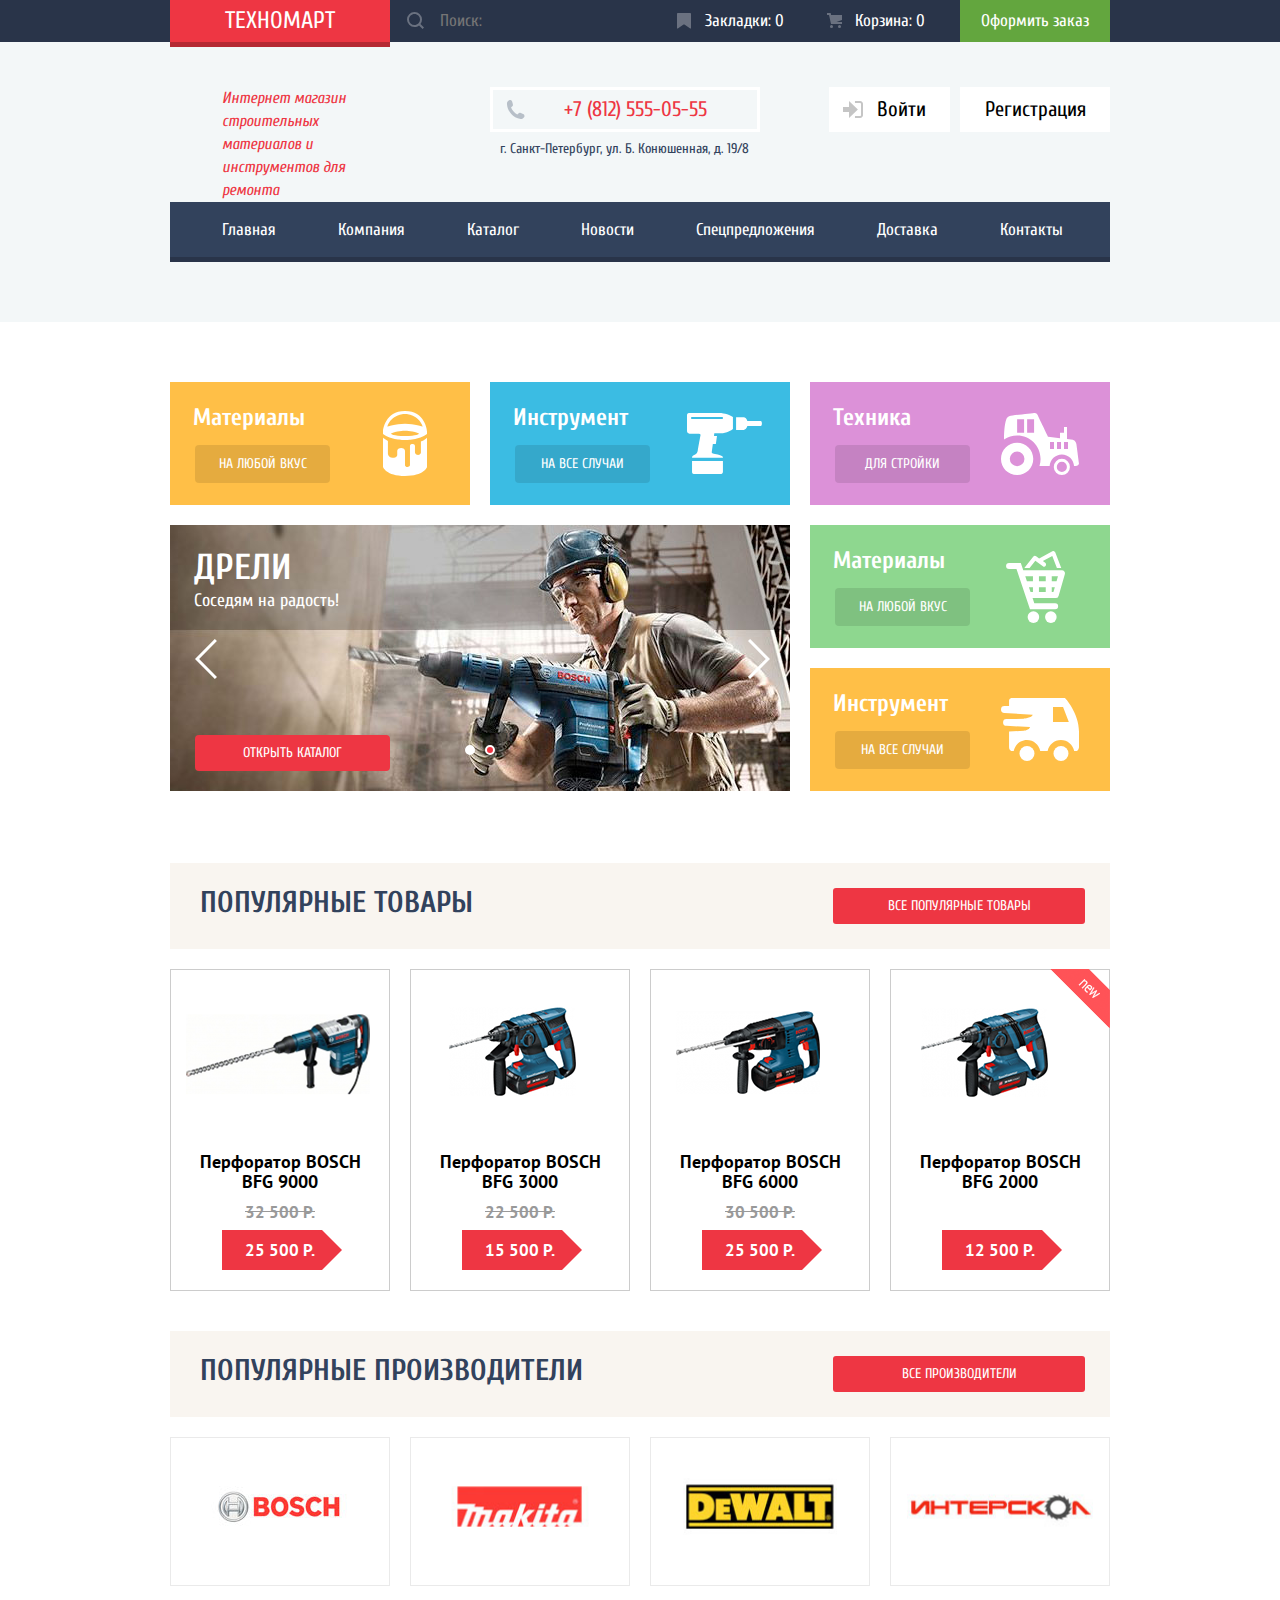
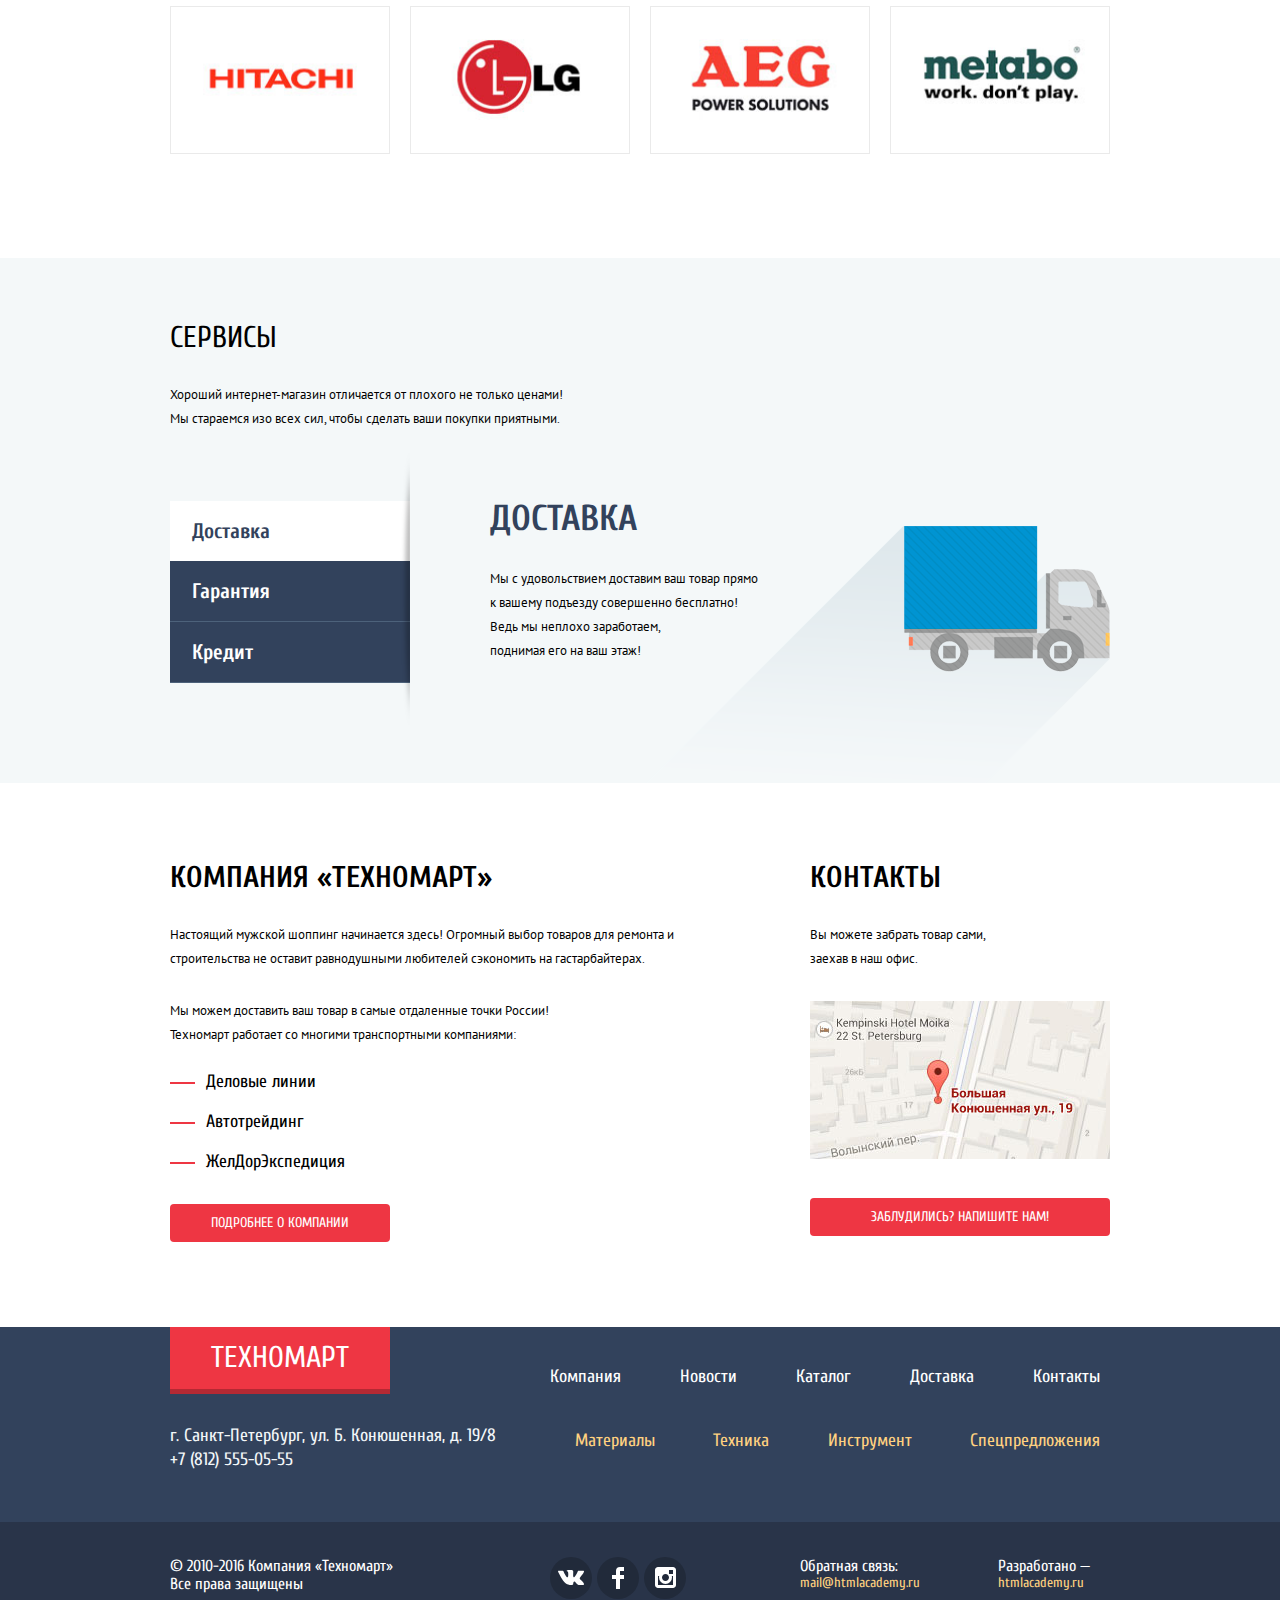
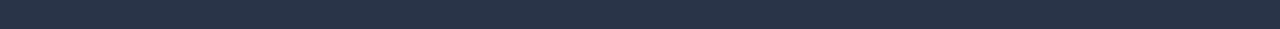
<file: index.html>
<!DOCTYPE html>
<html lang="ru">
<head>
  <meta charset="UTF-8">
  <title>Техномарт</title>
  <link href="https://fonts.googleapis.com/css?family=Cuprum:400,700%7CPT+Sans:400,700&amp;subset=cyrillic" rel="stylesheet">
  <link rel="stylesheet" href="css/normalize.css">
  <link rel="stylesheet" href="css/style.min.css">
</head>
<body>
  <header>
    <div class="topheader">
      <div class="container">
        <a class="logo topheader-logo" href="index.html">
          Техномарт
        </a>
        <form class="topheader-search" action="https://echo.htmlacademy.ru" method="post">
          <input type="search" name="search" id="topheader-search" placeholder="Поиск:">
          <span class="search-icon"></span>
        </form>
        <ul class="topheader-list">
          <li class="topheader-item">
            <a href="#">Закладки: 0</a>
          </li>
          <li class="topheader-item">
            <a href="#">Корзина: 0</a>
          </li>
          <li class="topheader-item">
            <a href="#">Оформить заказ</a>
          </li>
        </ul>
      </div>
    </div>
    <div class="bottomheader">
      <div class="container">
        <div class="infoheader">
          <p class="infoheader-description">
            Интернет магазин строительных материалов и инструментов для ремонта
          </p>
          <div class="infoheader-contacts">
            <a class="infoheader-nummer" href="#">
              +7 (812) 555-05-55
            </a>
            <p class="infoheader-adress">
              г. Санкт-Петербург, ул. Б. Конюшенная, д. 19/8
            </p>
          </div>
          <ul class="infoheader-list">
            <li class="infoheader-item">
              <a href="#">Войти</a>
            </li>
            <li class="infoheader-item">
              <a href="#">Регистрация</a>
            </li>
          </ul>
        </div>
        <nav class="bottomheader-navigation">
          <ul>
            <li>
              <a href="index.html">Главная</a>
            </li>
            <li>
              <a href="company.html">Компания</a>
            </li>
            <li>
              <a href="catalog.html">Каталог</a>
            </li>
            <li>
              <a href="news.html">Новости</a>
            </li>
            <li>
              <a href="offers.html">Спецпредложения</a>
            </li>
            <li>
              <a href="delivery.html">Доставка</a>
            </li>
            <li>
              <a href="contacts.html">Контакты</a>
            </li>
          </ul>
        </nav>
      </div>
    </div>
  </header>
  <main>
    <div class="container">
      <section class="category">
        <h2 class="visually-hidden">
          Выбор категории товаров
        </h2>
        <div class="topcategories">
          <div class="category-item">
            <h3>Материалы</h3>
            <a href="#">На любой вкус</a>
          </div>
          <div class="category-item">
            <h3>Инструмент</h3>
            <a href="#">На все случаи</a>
          </div>
          <div class="category-item">
            <h3>Техника</h3>
            <a href="#">Для стройки</a>
          </div>
        </div>
        <div class="bottomcategories">
          <div class="promo-slider">
            <div class="promo-slider-item promo-slider-drills promo-slider-active">
              <p class="slider-caption">Дрели</p>
              <p class="slider-slogan">Соседям на радость!</p>
              <a class="btn" href="catalog.html">Открыть каталог</a>
            </div>
            <div class="promo-slider-item  promo-slider-perforators">
              <p class="slider-caption">Перфораторы</p>
              <p class="slider-slogan">Настоящие мужские игрушки</p>
              <a class="btn" href="catalog.html">Открыть каталог</a>
            </div>
            <button class="promo-control promo-left-control" type="button"><span class="visually-hidden">Влево</span>
            </button>
            <button class="promo-control promo-right-control" type="button"><span class="visually-hidden">Вправо</span>
            </button>
          </div>
          <div class="rightcategory">
            <div class="category-item">
              <h3>Материалы</h3>
              <a href="#">На любой вкус</a>
            </div>
            <div class="category-item">
              <h3>Инструмент</h3>
              <a href="#">На все случаи</a>
            </div>
          </div>
        </div>
      </section>
      <section class="goods">
        <div class="insert">
          <h2 class="insert-title">
            Популярные товары
          </h2>
          <button class="btn insert-btn" type="button" name="btn">Все популярные товары</button>
        </div>
        <ul class="catalog-list">
          <li class="catalog-item">
            <div class="flag">
              Новинка
            </div>
            <div class="catalog-actions">
              <a href="#" class="buy">Купить</a>
              <a href="#" class="bookmark">В закладки</a>
            </div>
            <div class="image">
              <img src="img/b9000.png" alt="Bfg 9000" width="216" height="170">
              </div>
              <div class="title">Перфоратор BOSCH BFG 9000</div>
              <div class="discount">32 500 Р.</div>
              <div class="price">25 500 Р.</div>
              </li>
          <li class="catalog-item">
            <div class="flag">
              Новинка
            </div>
            <div class="catalog-actions">
              <a href="#" class="buy">Купить</a>
              <a href="#" class="bookmark">В закладки</a>
            </div>
            <div class="image">
              <img src="img/b3000.png" alt="Bfg 3000" width="216" height="170">
            </div>
            <div class="title">Перфоратор BOSCH BFG 3000</div>
            <div class="discount">22 500 Р.</div>
            <div class="price">15 500 Р.</div>
          </li>
          <li class="catalog-item">
            <div class="flag">
              Новинка
            </div>
            <div class="catalog-actions">
              <a href="#" class="buy">Купить</a>
              <a href="#" class="bookmark">В закладки</a>
            </div>
            <div class="image">
              <img src="img/b6000.png" alt="Bfg 6000" width="216" height="170">
            </div>
            <div class="title">Перфоратор BOSCH BFG 6000</div>
            <div class="discount">30 500 Р.</div>
            <div class="price">25 500 Р.</div>
            </li>
            <li class="catalog-item">
            <div class="flag flag-new">
              Новинка
            </div>
            <div class="catalog-actions">
              <a href="#" class="buy">Купить</a>
              <a href="#" class="bookmark">В закладки</a>
            </div>
            <div class="image">
              <img src="img/b2000.png" alt="Bfg 2000" width="216" height="170">
            </div>
            <div class="title">Перфоратор BOSCH BFG 2000</div>
            <div class="discount"></div>
            <div class="price">12 500 Р.</div>
          </li>
        </ul>
      </section>
      <section class="manufacturs">
        <div class="insert">
          <h2 class="insert__title">Популярные производители</h2>
          <button class="btn" type="button" name="btn">Все производители</button>
        </div>
        <ul class="manufacturs__list">
           <li class="manufacturs__item">
             <a class="manufacturs__act" href="#">
               <div class="manufacturs-image">
                 <img src="img/man-bosch.jpg" alt="Bosch" width="216" height="141">
               </div>
             </a>
           </li>
           <li class="manufacturs__item">
             <a class="manufacturs__act" href="#">
               <img src="img/man-makita.jpg" alt="Makita" width="216" height="141">
             </a>
           </li>
           <li class="manufacturs__item">
             <a class="manufacturs__act" href="#">
               <img src="img/man-dewalt.jpg" alt="Dewalt" width="216" height="141">
             </a>
           </li>
           <li class="manufacturs__item">
             <a class="manufacturs__act" href="#">
               <img src="img/man-interscol.jpg" alt="Interscol" width="216" height="141">
             </a>
           </li>
           <li class="manufacturs__item">
             <a class="manufacturs__act" href="#">
               <img src="img/man-hitachi.jpg" alt="Hitachi" width="216" height="141">
             </a>
           </li>
           <li class="manufacturs__item">
             <a class="manufacturs__act" href="#">
               <img src="img/man-lg.jpg" alt="LG" width="216" height="141">
             </a>
           </li>
           <li class="manufacturs__item">
             <a class="manufacturs__act" href="#">
               <img src="img/man-aeg.jpg" alt="AEG" width="216" height="141">
             </a>
           </li>
           <li class="manufacturs__item">
             <a class="manufacturs__act" href="#">
               <img src="img/man-metabo.jpg" alt="Metabo" width="216" height="141">
             </a>
           </li>
         </ul>
       </section>
    </div>
    <section class="services">
      <div class="container services-container">
        <h2>
          Сервисы
        </h2>
        <p>
          Хороший интернет-магазин отличается от плохого не только ценами!
        </p>
        <p>
          Мы стараемся изо всех сил, чтобы сделать ваши покупки приятными.
        </p>
        <div class="services-slider">
          <div class="services-slider-controls">
            <input class="services-toogle visually-hidden" type="radio" name="toggle" id="delivery" checked>
            <label for="delivery">Доставка</label>
            <input class="services-toogle visually-hidden" type="radio" name="toggle" id="garanty">
            <label for="garanty">Гарантия</label>
            <input class="services-toogle visually-hidden" type="radio" name="toggle" id="credit">
            <label for="credit">Кредит</label>
          </div>
          <div class="services-slider-item services-slider-delivery services-slider-active">
            <h3>Доставка</h3>
            <p>Мы с удовольствием доставим ваш товар прямо<br> к вашему подъезду совершенно бесплатно! Ведь мы неплохо заработаем,<br> поднимая его на ваш этаж!</p>
          </div>
          <div class="services-slider-item services-slider-garanty ">
            <h3>Гарантия</h3>
            <p>Если купленный у нас товар поломается или заискрит,<br> а также в случае пожара, спровоцированного его возгаранием, вы всегда можете быть уверены в нашей гарантии. Мы обменяем сгоревший товар на новый.<br> Дом уж восстановите как-нибудь сами.</p>
          </div>
          <div class="services-slider-item services-slider-credit ">
            <h3>Кредит</h3>
            <p>Залезть в долговую яму стало проще!<br> Кредитные консультанты придут вам на помощь.</p>
             <a href="#" class="btn">Отправить заявку</a>
          </div>
        </div>
      </div>
    </section>
    <section class="info">
      <div class="container">
        <div class="info-company">
          <h2 class="info-title">Компания «Техномарт»</h2>
          <p>
            Настоящий мужской шоппинг начинается здесь! Огромный выбор товаров для ремонта и строительства не оставит равнодушными любителей сэкономить на гастарбайтерах.
          </p>
          <p>
            Мы можем доставить ваш товар в самые отдаленные точки России!
            Техномарт работает со многими транспортными компаниями:
          </p>
          <ul class="info-list">
            <li class="info-list-item">
              <span>Деловые линии</span>
            </li>
            <li class="info-list-item">
              <span>Автотрейдинг</span>
            </li>
            <li class="info-list-item">
             <span>ЖелДорЭкспедиция</span>
            </li>
          </ul>
          <a class="btn info__btn" href="#">Подробнее о компании</a>
        </div>
        <div class="info-contacts">
          <h2 class="info-title">
            Контакты
          </h2>
          <p>
            Вы можете забрать товар сами,
заехав в наш офис.
          </p>
          <a class="info-map info-contacts-map" href="map.html">
            <img src="img/map.png" alt="Адрес компании Техномарт Большая Конюшенная улица 19" width="300" height="158">
          </a>

          <a class="writing-acts btn" href="#open-modal-write">
            Заблудились? Напишите нам!
          </a>
        </div>
      </div>
    </section>
  </main>
  <footer>
    <div class="topfooter">
      <div class="container">
        <div class="topfooter__adress">
          <a class="logo footer-logo" href="index.html">Техномарт</a>
            <p>
                г. Санкт-Петербург, ул. Б. Конюшенная, д. 19/8
         +7 (812) 555-05-55
            </p>
        </div>
        <div class="topfooter__navigation">
          <ul class="site-navigation">
            <li class="site-navigation__item"><a class="site-navigation__act" href="company.html">Компания</a></li>
              <li class="site-navigation__item"><a class="site-navigation__act" href="news.html">Новости</a></li>
              <li class="site-navigation__item"><a class="site-navigation__act" href="catalog.html">Каталог</a></li>
              <li class="site-navigation__item"><a class="site-navigation__act" href="delivery.html">Доставка</a></li>
              <li class="site-navigation__item"><a class="site-navigation__act" href="contacts.html">Контакты</a></li>
          </ul>
          <ul class="category-navigation">
              <li class="category-navigation__item"><a class="category-navigation__act" href="#">Материалы</a></li>
              <li class="category-navigation__item"><a class="category-navigation__act" href="#">Техника</a></li>
              <li class="category-navigation__item"><a class="category-navigation__act" href="#">Инструмент</a></li>
              <li class="category-navigation__item"><a class="category-navigation__act" href="#">Спецпредложения</a></li>
            </ul>
        </div>
      </div>
    </div>
    <div class="bottomfooter">
      <div class="container">
        <p class="bottomfooter__desk">
          © 2010-2016 Компания «Техномарт»
       Все права защищены
        </p>
        <div class="bottomfooter__socnetwork">
            <ul class="socnetwork-list">
              <li class="socnetwork-item">
                <a href="#">В контакте</a>
              </li>
              <li class="socnetwork-item">
                <a href="#">Фейсбук</a>
              </li>
              <li class="socnetwork-item">
                <a href="#">Инстаграм</a>
              </li>
            </ul>
        </div>
        <div class="bottomfooter-contacts">
          <div class="bottomfooter-item bottomfooter-feedback">
            <p>Обратная связь:</p>
            <a href="mail@htmlacademy.ru">mail@htmlacademy.ru</a>
          </div>
          <div class="bottomfooter-item bottomfooter-development">
            <p>Разработано —</p>
            <a href="https://htmlacademy.ru/intensive/htmlcss">htmlacademy.ru</a>
          </div>
        </div>
      </div>
    </div>
  </footer>

  <section class="modal modal-writing">
    <h2 class="visually-hidden">Заполните информацию о себе</h2>
    <form class="writing-form" action="https://echo.htmlacademy.ru" method="post">
      <div class="modal-user-info">
        <p>
          <label for="user-name">Ваше имя:</label>
          <input type="text" name="login" id="user-name" placeholder="Представьтесь, пожалуйста">
        </p>
        <p>
          <label for="user-email">Ваш e-mail:</label>
          <input type="text" name="email" id="user-email" placeholder="Для отправки ответа">
        </p>
      </div>
      <p>
        <label for="user-letter">Текст письма:</label>
        <textarea id="user-letter" rows="8" cols="71" placeholder="В свободной форме"></textarea>
      </p>
      <div class="modal-button">
        <button class="btn" type="submit">Отправить</button>
      </div>
    </form>
    <button class="modal-close" type="button">Закрыть</button>
  </section>

  <section class="modal modal-map">
    <h2 class="visually-hidden">Как до нас добраться</h2>
    <iframe src="https://www.google.com/maps/embed?pb=!1m18!1m12!1m3!1d1998.5991043651609!2d30.320894615851945!3d59.93879418187622!2m3!1f0!2f0!3f0!3m2!1i1024!2i768!4f13.1!3m3!1m2!1s0x4696310fca5ba729%3A0xea9c53d4493c879f!2z0JHQvtC70YzRiNCw0Y8g0JrQvtC90Y7RiNC10L3QvdCw0Y8g0YPQuy4sIDE5LCDQodCw0L3QutGCLdCf0LXRgtC10YDQsdGD0YDQsywg0KDQvtGB0YHQuNGPLCAxOTExODY!5e0!3m2!1sru!2sua!4v1525430865194" width="940" height="446" style="border:0" allowfullscreen></iframe>
    <p><img src="img/big-map.jpg" width="940" height="446" alt="Офис компании по улице Конюшенная 19, Санкт-Петербург"></p>
    <button class="modal-close" type="button">Закрыть</button>
  </section>
  <script src="js/script.min.js">

  </script>
</body>
</html>
</file>
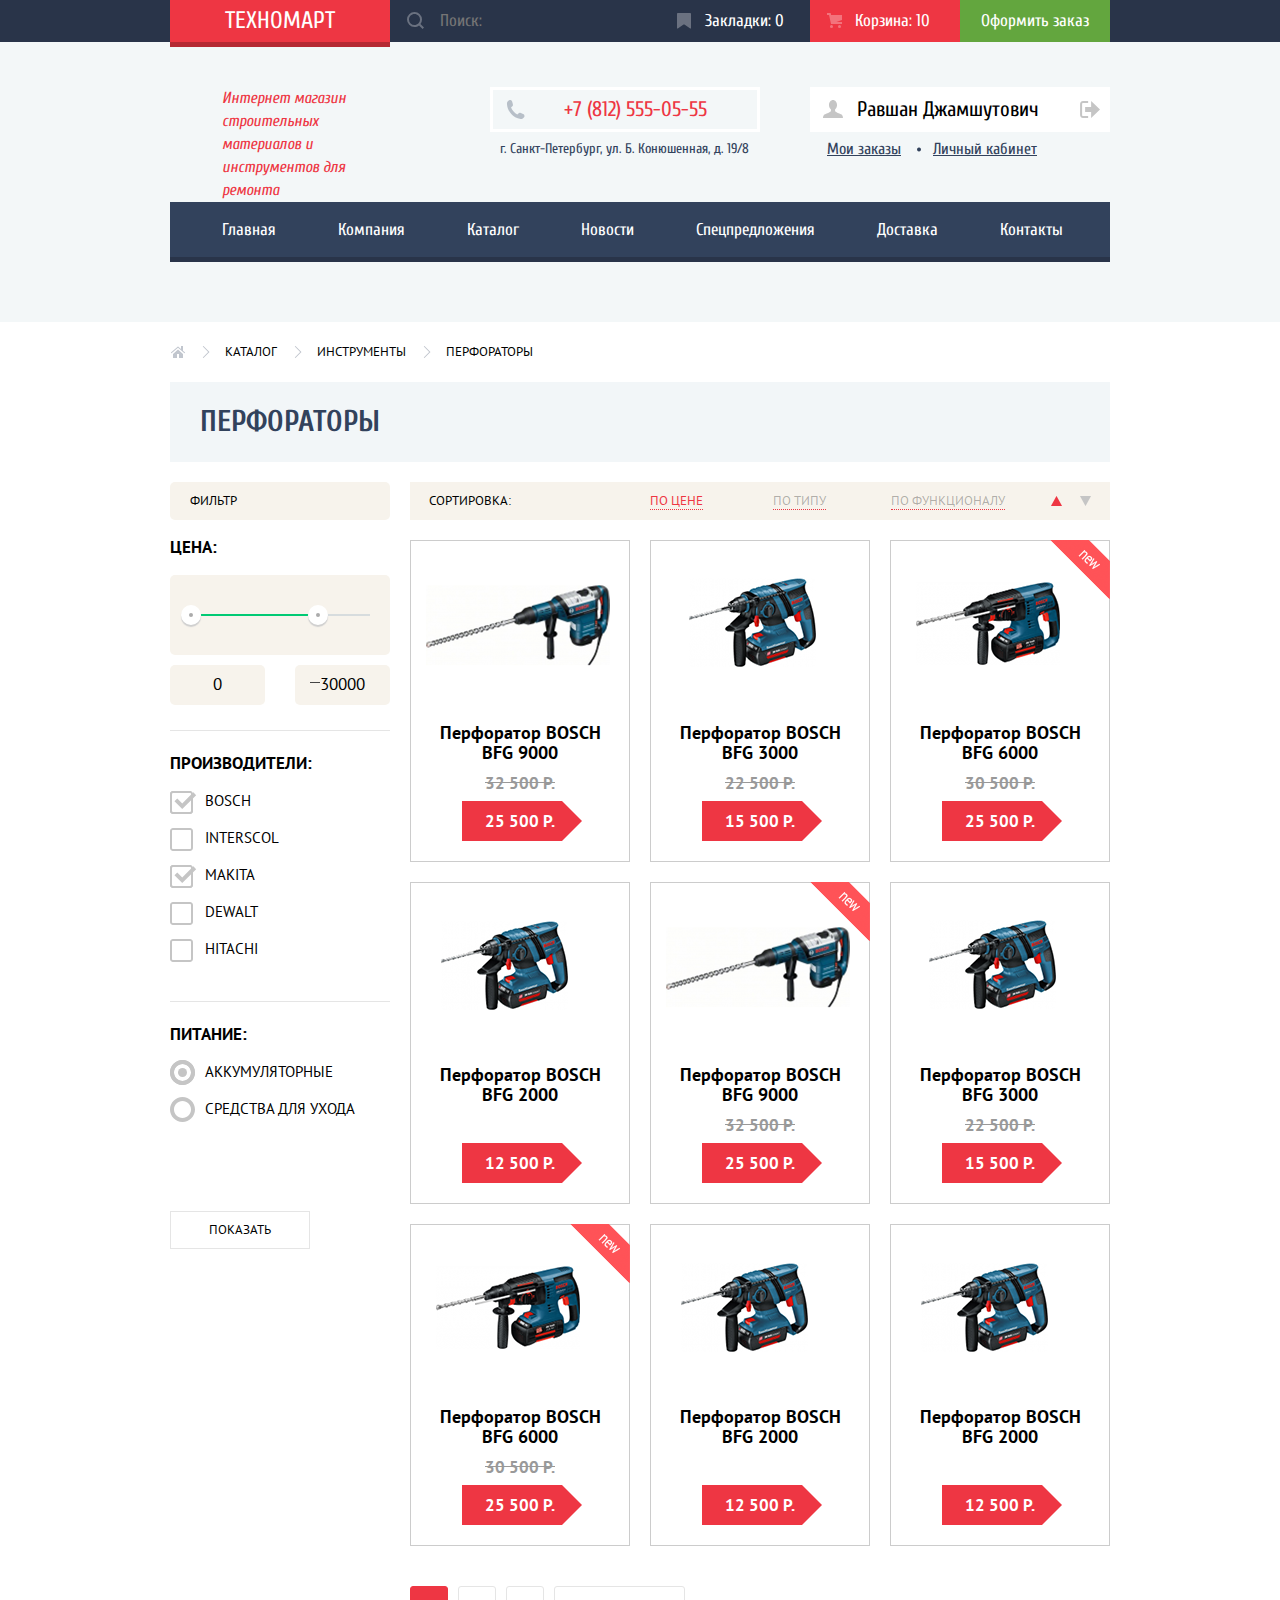
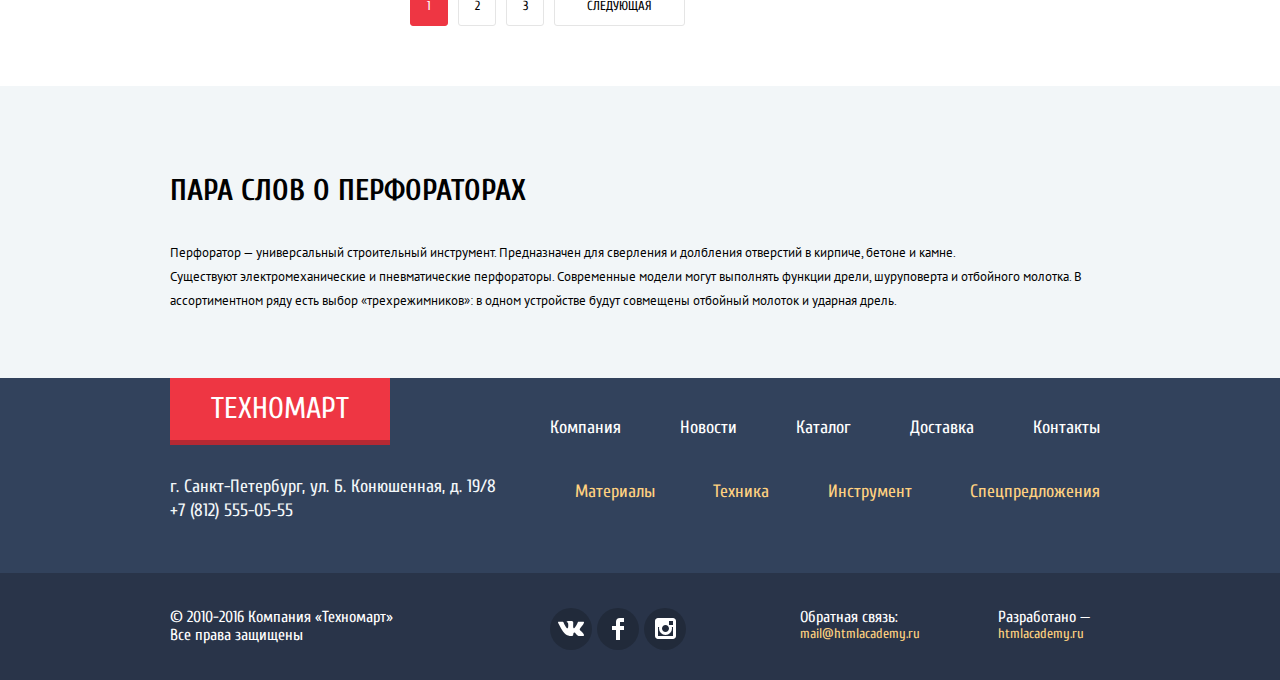
<file: catalog.html>
<!DOCTYPE html>
<html lang="ru">
<head>
  <meta charset="UTF-8">
  <title>Каталог</title>
  <link href="https://fonts.googleapis.com/css?family=Cuprum:400,700%7CPT+Sans:400,700&amp;subset=cyrillic" rel="stylesheet">
  <link rel="stylesheet" href="css/normalize.css">
  <link rel="stylesheet" href="css/style.css">
</head>
<body class="inner-page">
  <header>
    <div class="topheader">
      <div class="container">
        <a class="logo topheader-logo" href="index.html">
          Техномарт
        </a>
        <form class="topheader-search" action="https://echo.htmlacademy.ru" method="post">
          <input type="search" name="search" id="topheader-search" placeholder="Поиск:">
          <span class="search-icon"></span>
        </form>
        <ul class="topheader-list">
          <li class="topheader-item">
            <a href="#">Закладки: 0</a>
          </li>
          <li class="topheader-item">
            <a class="basket" href="#">Корзина: 10</a>
          </li>
          <li class="topheader-item">
            <a href="#">Оформить заказ</a>
          </li>
        </ul>
      </div>
    </div>
    <div class="bottomheader">
      <div class="container">
        <div class="infoheader">
          <p class="infoheader-description">
            Интернет магазин строительных материалов и инструментов для ремонта
          </p>
          <div class="infoheader-contacts">
            <a class="infoheader-nummer" href="#">
              +7 (812) 555-05-55
            </a>
            <p class="infoheader-adress">
              г. Санкт-Петербург, ул. Б. Конюшенная, д. 19/8
            </p>
          </div>
          <div class="infoheader__user">
            <a class="user" href="catalog.html">Равшан Джамшутович
            <span class="before"></span><span class="after"></span></a>
            <ul class="profil-list">
              <li class="profil-list-item">
                <a href="#">Мои заказы</a>
              </li>
              <li class="profil-list-item">
                <a href="#">Личный кабинет</a>
              </li>
            </ul>
          </div>
        </div>
        <nav class="bottomheader-navigation">
          <ul>
            <li>
              <a href="index.html">Главная</a>
            </li>
            <li>
              <a href="company.html">Компания</a>
            </li>
            <li>
              <a href="catalog.html">Каталог</a>
            </li>
            <li>
              <a href="news.html">Новости</a>
            </li>
            <li>
              <a href="offers.html">Спецпредложения</a>
            </li>
            <li>
              <a href="delivery.html">Доставка</a>
            </li>
            <li>
              <a href="contacts.html">Контакты</a>
            </li>
          </ul>
        </nav>
      </div>
    </div>
  </header>
  <main>
    <div class="container">
      <ul class="breadcrumbs">
        <li >
          <a class="breadcrumbs-home" href="index.html">На главную</a>
        </li>
        <li>
          <a href="catalog.html">Каталог</a>
        </li>
        <li>
          <a href="#">Инструменты</a>
        </li>
        <li class="breadcrumbs-current">
          <a>Перфораторы</a>
        </li>
      </ul>
      <div class="insert">
        <h2 class="insert__title">Перфораторы</h2>
      </div>
      <div class="catalog-columns">
        <div class="filter">
          <div class="filter-title">
            Фильтр
          </div>
          <form method="get" action="https://echo.htmlacademy.ru">
            <fieldset class="filter-item">
              <legend>Цена:</legend>
              <div class="range-filter">
                <div class="range-controls">
                  <div class="scale">
                    <div class="bar">

                    </div>
                  </div>
                  <div class="toggle toggle-min"></div>
                  <div class="toggle toggle-max"></div>
                </div>
                <div class="price-controls">
                  <p>
                    <label class="min-price">от <input name="min-price" type="text" value="0"></label>
                  </p>
                  <p>
                    <label class="max-price">до <input name="max-price" type="text" value="30000"></label>
                  </p>
                </div>
              </div>
            </fieldset>
            <div class="input-line">

            </div>
            <div class="filter-line">

            </div>
            <fieldset class="filter-item">
              <legend>Производители:</legend>
              <ul>
                <li class="filter-option">
                  <input class="visually-hidden filter-input filter-input-checkbox" type="checkbox" name="bosch" id="filter-bosch" checked>
                  <label for="filter-bosch">Bosch</label>
                </li>
                <li class="filter-option">
                  <input class="visually-hidden filter-input filter-input-checkbox" type="checkbox" name="interscol" id="filter-interscol">
                  <label for="filter-interscol">Interscol</label>
                </li>
                <li class="filter-option">
                  <input class="visually-hidden filter-input filter-input-checkbox" type="checkbox" name="makita" id="filter-makita" checked>
                  <label for="filter-makita">Makita</label>
                </li>
                <li class="filter-option">
                  <input class="visually-hidden filter-input filter-input-checkbox" type="checkbox" name="dewalt" id="filter-dewalt">
                  <label for="filter-dewalt">Dewalt</label>
                </li>
                <li class="filter-option">
                  <input class="visually-hidden filter-input filter-input-checkbox" type="checkbox" name="Hitachi" id="filter-hitachi">
                  <label for="filter-hitachi">Hitachi</label>
                </li>
              </ul>
            </fieldset>
            <div class="filter-line">

            </div>
            <fieldset class="filter-item">
              <legend>Питание:</legend>
              <ul>
                <li class="filter-option">
                  <input class="visually-hidden filter-input filter-input-radio" type="radio" name="product-group" value="accu" id="filter-accu" checked>
                  <label for="filter-accu">Аккумуляторные</label>
                </li>
                <li class="filter-option">
                  <input class="visually-hidden filter-input filter-input-radio" type="radio" name="product-group" value="networked" id="filter-networked">
                  <label for="filter-networked">Средства для ухода</label>
                </li>
             </ul>
            </fieldset>
            <button class="filter-button" type="button" name="filter-button">Показать</button>
          </form>

        </div>
        <div class="catalog">
          <div class="catalog-column-title">
            <p class="sort">Сортировка:</p>
            <ul class="type-list">
              <li>
                <a class="link-current" href="#">По цене</a>
              </li>
              <li>
                <a href="#">По типу</a>
              </li>
              <li>
                <a href="#">По функционалу</a>
              </li>
            </ul>
            <ul class="sort-direction-list">
              <li class="sort-direction-item sort-direction-current">
                <a href="#"></a>
              </li>
              <li class="sort-direction-item">
                <a href="#"></a>
              </li>
            </ul>
          </div>
          <ul class="catalog-list">
            <li class="catalog-item">
              <div class="flag">
                Новинка
              </div>
              <div class="catalog-actions">
                <a href="#" class="buy">Купить</a>
                <a href="#" class="bookmark">В закладки</a>
              </div>
              <div class="image">
                <img src="img/b9000.png" alt="Bfg 9000" width="216" height="170">
                </div>
                <div class="title">Перфоратор BOSCH BFG 9000</div>
                <div class="discount">32 500 Р.</div>
                <div class="price">25 500 Р.</div>
                </li>
            <li class="catalog-item">
              <div class="flag">
                Новинка
              </div>
              <div class="catalog-actions">
                <a href="#" class="buy">Купить</a>
                <a href="#" class="bookmark">В закладки</a>
              </div>
              <div class="image">
                <img src="img/b3000.png" alt="Bfg 3000" width="216" height="170">
              </div>
              <div class="title">Перфоратор BOSCH BFG 3000</div>
              <div class="discount">22 500 Р.</div>
              <div class="price">15 500 Р.</div>
            </li>
            <li class="catalog-item">
              <div class="flag flag-new">
                Новинка
              </div>
              <div class="catalog-actions">
                <a href="#" class="buy">Купить</a>
                <a href="#" class="bookmark">В закладки</a>
              </div>
              <div class="image">
                <img src="img/b6000.png" alt="Bfg 6000" width="216" height="170">
              </div>
              <div class="title">Перфоратор BOSCH BFG 6000</div>
              <div class="discount">30 500 Р.</div>
              <div class="price">25 500 Р.</div>
              </li>
              <li class="catalog-item">
              <div class="catalog-actions">
                <a href="#" class="buy">Купить</a>
                <a href="#" class="bookmark">В закладки</a>
              </div>
              <div class="image">
                <img src="img/b2000.png" alt="Bfg 2000" width="216" height="170">
              </div>
              <div class="title">Перфоратор BOSCH BFG 2000</div>
              <div class="discount"></div>
              <div class="price">12 500 Р.</div>
            </li>
            <li class="catalog-item">
              <div class="flag flag-new">
                Новинка
              </div>
              <div class="catalog-actions">
                <a href="#" class="buy">Купить</a>
                <a href="#" class="bookmark">В закладки</a>
              </div>
              <div class="image">
                <img src="img/b9000.png" alt="Bfg 9000" width="216" height="170">
                </div>
                <div class="title">Перфоратор BOSCH BFG 9000</div>
                <div class="discount">32 500 Р.</div>
                <div class="price">25 500 Р.</div>
                </li>
            <li class="catalog-item">
              <div class="flag">
                Новинка
              </div>
              <div class="catalog-actions">
                <a href="#" class="buy">Купить</a>
                <a href="#" class="bookmark">В закладки</a>
              </div>
              <div class="image">
                <img src="img/b3000.png" alt="Bfg 3000" width="216" height="170">
              </div>
              <div class="title">Перфоратор BOSCH BFG 3000</div>
              <div class="discount">22 500 Р.</div>
              <div class="price">15 500 Р.</div>
            </li>
            <li class="catalog-item">
              <div class="flag flag-new">
                Новинка
              </div>
              <div class="catalog-actions">
                <a href="#" class="buy">Купить</a>
                <a href="#" class="bookmark">В закладки</a>
              </div>
              <div class="image">
                <img src="img/b6000.png" alt="Bfg 6000" width="216" height="170">
              </div>
              <div class="title">Перфоратор BOSCH BFG 6000</div>
              <div class="discount">30 500 Р.</div>
              <div class="price">25 500 Р.</div>
              </li>
              <li class="catalog-item">
                <div class="flag">
                  Новинка
                </div>
              <div class="catalog-actions">
                <a href="#" class="buy">Купить</a>
                <a href="#" class="bookmark">В закладки</a>
              </div>
              <div class="image">
                <img src="img/b2000.png" alt="Bfg 2000" width="216" height="170">
              </div>
              <div class="title">Перфоратор BOSCH BFG 2000</div>
              <div class="discount"></div>
              <div class="price">12 500 Р.</div>
            </li>
            <li class="catalog-item">
              <div class="flag">
                Новинка
              </div>
            <div class="catalog-actions">
              <a href="#" class="buy">Купить</a>
              <a href="#" class="bookmark">В закладки</a>
            </div>
            <div class="image">
              <img src="img/b2000.png" alt="Bfg 2000" width="216" height="170">
            </div>
            <div class="title">Перфоратор BOSCH BFG 2000</div>
            <div class="discount"></div>
            <div class="price">12 500 Р.</div>
          </li>
          </ul>
          <ul class="pagination-list">
            <li class="pagination-item pagination-item-current">
              <a href="#1">1</a>
            </li>
            <li class="pagination-item">
              <a href="#2">2</a>
            </li>
            <li class="pagination-item">
              <a href="#3">3</a>
            </li>
            <li class="pagination-item">
              <a class="next" href="#next">Следующая</a>
            </li>
          </ul>
        </div>
      </div>
    </div>
    <div class="catalog-info">
      <div class="container">
        <h2>Пара слов о перфораторах</h2>
        <p>
          Перфоратор — универсальный строительный инструмент. Предназначен для сверления и долбления отверстий в кирпиче, бетоне и камне.<br> Существуют электромеханические и пневматические перфораторы. Современные модели могут выполнять функции дрели, шуруповерта и отбойного молотка. В ассортиментном ряду есть выбор «трехрежимников»: в одном устройстве будут совмещены отбойный молоток и ударная дрель.
        </p>
      </div>
    </div>
  </main>
  <footer>
    <div class="topfooter">
      <div class="container">
        <div class="topfooter__adress">
          <a class="logo footer-logo" href="index.html">Техномарт</a>
            <p>
                г. Санкт-Петербург, ул. Б. Конюшенная, д. 19/8
         +7 (812) 555-05-55
            </p>
        </div>
        <div class="topfooter__navigation">
          <ul class="site-navigation">
            <li class="site-navigation__item"><a class="site-navigation__act" href="company.html">Компания</a></li>
              <li class="site-navigation__item"><a class="site-navigation__act" href="news.html">Новости</a></li>
              <li class="site-navigation__item"><a class="site-navigation__act" href="catalog.html">Каталог</a></li>
              <li class="site-navigation__item"><a class="site-navigation__act" href="delivery.html">Доставка</a></li>
              <li class="site-navigation__item"><a class="site-navigation__act" href="contacts.html">Контакты</a></li>
          </ul>
          <ul class="category-navigation">
              <li class="category-navigation__item"><a class="category-navigation__act" href="#">Материалы</a></li>
              <li class="category-navigation__item"><a class="category-navigation__act" href="#">Техника</a></li>
              <li class="category-navigation__item"><a class="category-navigation__act" href="#">Инструмент</a></li>
              <li class="category-navigation__item"><a class="category-navigation__act" href="#">Спецпредложения</a></li>
            </ul>
        </div>
      </div>
    </div>
    <div class="bottomfooter">
      <div class="container">
        <p class="bottomfooter__desk">
          © 2010-2016 Компания «Техномарт»
       Все права защищены
        </p>
        <div class="bottomfooter__socnetwork">
            <ul class="socnetwork-list">
              <li class="socnetwork-item">
                <a href="#">В контакте</a>
              </li>
              <li class="socnetwork-item">
                <a href="#">Фейсбук</a>
              </li>
              <li class="socnetwork-item">
                <a href="#">Инстаграм</a>
              </li>
            </ul>
        </div>
        <div class="bottomfooter-contacts">
          <div class="bottomfooter-item bottomfooter-feedback">
            <p>Обратная связь:</p>
            <a href="mail@htmlacademy.ru">mail@htmlacademy.ru</a>
          </div>
          <div class="bottomfooter-item bottomfooter-development">
            <p>Разработано —</p>
            <a href="https://htmlacademy.ru/intensive/htmlcss">htmlacademy.ru</a>
          </div>
        </div>
      </div>
    </div>
  </footer>

  <section class="modal modal-result">
    <h2>Товар добавлен в корзину!</h2>
    <div class="modal-button">
      <button class="btn" type="button">Оформить заказ</button>
      <button class="btn" type="button">Продолжить покупки</button>
    </div>
    <button class="modal-close" type="button">Закрыть</button>
  </section>
  <script src="js/script.min.js">

  </script>
</body>
</html>
</file>
<file: css/style.css>
*,
*::after,
*::before {
  box-sizing: inherit;
}

html {
	box-sizing: border-box;
}

.content-box-component {
  box-sizing: content-box;
}

img {
  width: 100%;
  height: auto;
}

.visually-hidden:not(:focus):not(:active),
input[type="checkbox"].visually-hidden,
input[type="radio"].visually-hidden {
  position: absolute;
  width: 1px;
  height: 1px;
  margin: -1px;
  border: 0;
  padding: 0;
  white-space: nowrap;
  clip-path: inset(100%);
  clip: rect(0 0 0 0);
  overflow: hidden;
}

body {
  margin: 0;
  padding: 0;
  font-family: "Cuprum", "Arial", sans-serif;
  font-weight: 400;
  background-color: white;
  font-size: 14px;
}

.container {
  width: 960px;
  margin: 0 auto;
  padding: 0 10px;
}

a {
  text-decoration: none;
  color: white;
}

header {
  background-color: #f3f7f8;
}

.topheader {
  min-height: 42px;
  background-color: #293449;
}

.logo {
  background-color: #ee3643;
  text-transform: uppercase;
}

.logo:hover {
  background-color: #ca2c37;
  box-shadow: 0 5px 0 0 #9a212a;
}

.logo:active {
  background-color: #ba2732;
  box-shadow: 0 5px 0 0 #8e1e26;
}

.logo:active {
  background-color: #ba2732;
  box-shadow: 0 5px 0 0 #8e1e26;
}

.topheader-logo {
  font-size: 24px;
  line-height: 24px;
  display: block;
  padding-top: 9px;
  padding-bottom: 9px;
  width: 220px;
  text-align: center;
  box-shadow: 0 5px 0 0 #b52933;
}

.topheader-search {
  width: 270px;
  position: relative;
}

.topheader-search input {
  background-color: #293449;
  width: 100%;
  font-size: 17px;
  line-height: 18px;
  padding-top: 9px;
  padding-bottom: 9px;
  border: none;
  padding-left: 50px;
  color: white;
  min-height: 42px;
}

.topheader-search input:hover {
  background-color: #212a3a;
}

.topheader-search input:focus {
  background-color: white;
  outline: none;
  color: black;
}

.topheader-search input:hover + .search-icon {
  opacity: 1;
}

.topheader-search input:active + .search-icon {
  opacity: 0.5;
}

.topheader-search input:focus + .search-icon {
  background-image: url("../img/icon-search-red.png");
  opacity: 1;
}

.search-icon {
  display: block;
  position: absolute;
  width: 17px;
  height: 17px;
  background-image: url("../img/icon-search.svg");
  background-repeat: no-repeat;
  background-position: 0 0;
  top: 12px;
  left: 17px;
  opacity: 0.3;
}

.topheader-list {
  list-style: none;
  padding: 0;
  margin: 0;
  width: 450px;
  display: flex;
}

.topheader-list li {
  width: 150px;
}

.topheader-item a {
  font-size: 17px;
  line-height: 18px;
  color: white;
  display: block;
  width: 150px;
  padding-top: 12px;
  padding-bottom: 12px;
  padding-left: 45px;
  background-color: #293449;
  position: relative;
}

.topheader-item a:hover {
  background-color: #212a3a;
}

.topheader-item a:active {
  background-color: #161d29;
}

.topheader-item:last-child a {
  padding-left: 0;
  text-align: center;
  background-color: #63a63e;
  position: static;
}

.topheader-item a:hover {
  background-color: #212a3a;
}

.topheader-item a:active {
  background-color: #161d29;
}

.topheader-item:last-child a:hover {
  background-color: #5fbb2d;
}

.topheader-item:last-child a:active {
  background-color: #518534;
}

.topheader-item:first-child a::before {
    content: "";
    width: 14px;
    height: 16px;
    left: 17px;
    top: 13px;
    opacity: 0.3;
    position: absolute;
    background-image: url(../img/icon-bookmark.svg);
    background-repeat: no-repeat;
    background-position: 0 0;
}

.topheader-item:first-child a:hover::before {
  opacity: 1;
}

.topheader-item:first-child a:active::before,
.topheader-item:first-child a:focus::before {
  opacity: 0.5;
}

.topheader-item:nth-child(2) a::before {
  content: "";
  width: 15px;
  height: 15px;
  left: 17px;
  top: 13px;
  opacity: 0.3;
  position: absolute;
  background-image: url(../img/icon-cart.svg);
  background-repeat: no-repeat;
  background-position: 0 0;
}

.topheader-item:nth-child(2) a:hover::before {
  opacity: 1;
}

.topheader-item:nth-child(2) a:active::before {
  opacity: 0.5;
}

.topheader .container {
  display: flex;
}

.bottomheader {
  padding-bottom: 65px;
}

.infoheader {
  display: flex;
  padding-top: 45px;
}

.infoheader-description {
  width: 228px;
  padding: 0;
  margin: 0;
  font-size: 16px;
  line-height: 23px;
  font-style: italic;
  color: #ee3643;
  padding-left: 52px;
  margin-right: 92px;
  margin-top: 0;
  margin-bottom: 0;
}

.infoheader-contacts {
  width: 300px;
  margin-right: 20px;
  margin-bottom: 40px;
}

.infoheader-nummer {
  display: block;
  width: 270px;
  border: 3px solid white;
  font-size: 21px;
  line-height: 21px;
  color: #ee3643;
  padding-top: 9px;
  padding-bottom: 9px;
  padding-left: 71px;
  position: relative;
  margin-bottom: 5px;
}

.infoheader-nummer::before {
  content: "";
  width: 19px;
  height: 19px;
  left: 13px;
  top: 10px;
  position: absolute;
  background-image: url(../img/icon-phone.svg);
  background-repeat: no-repeat;
  background-position: 0 0;
}

.infoheader-adress {
  padding: 0;
  margin: 0;
  font-size: 14px;
  line-height: 24px;
  padding-left: 10px;
  color: #32425c;
}

.infoheader-list {
  margin: 0;
  padding: 0;
  list-style: none;
  padding-left: 19px;
  width: 300px;
  display: flex;
}

.infoheader-item {
  width: 121px;
  margin-right: 10px;

}

.infoheader-item:last-child {
  width: 150px;
  margin-right: 0;
}

.infoheader-item a {
  width: 121px;
  display: block;
  font-size: 21px;
  line-height: 21px;
  color: black;
  background-color: white;
  padding-top: 12px;
  padding-bottom: 12px;
  text-align: left;
  padding-left: 48px;
}

.infoheader-item a:hover {
  color: #ee3643;
}

.infoheader-item:last-child a {
  width: 150px;
  text-align: center;
  padding-left: 0px;
}

.infoheader-item:first-child a {
  background-image: url("../img/icon-login.svg");
  background-repeat: no-repeat;
  background-position: 14px 14px;
}

.infoheader-item:first-child a:hover {
  background-image: url("../img/icon-login-hover.png");
  background-repeat: no-repeat;
  background-position: 14px 14px;
}

.infoheader-item:first-child a:active {
  background-image: url("../img/icon-login.svg");
  background-repeat: no-repeat;
  background-position: 14px 14px;
  color: rgba(0, 0, 0, 0.3);
}

.bottomheader-navigation {
  background-color: #32425c;
  padding-left: 21px;
  padding-right: 24px;
  box-shadow: 0 5px #293449;
}

.bottomheader-navigation ul {
  list-style: none;
  padding: 0;
  margin: 0;
  display: flex;
  justify-content: space-between;
}

.bottomheader-navigation a {
  color: white;
  font-size: 17px;
  line-height: 17px;
  padding-top: 19px;
  padding-bottom: 19px;
  display: block;
  padding-left: 31px;
  padding-right: 31px;
}

.bottomheader-navigation a:hover {
  background-color: #293449;
}

.bottomheader-navigation a:active {
  background-color: #1d2739;
  color: rgba(255, 255, 255, 0.5);
}

/* Начинается верстка main */

.category {
  padding-top: 60px;
  margin-bottom: 52px;
}

.topcategories {
  display: flex;
  margin-bottom: 20px;
}

.topcategories > div {
  margin-right: 20px;
  width: 300px;
  background-color: #ffbf47;
  padding-top: 21px;
  padding-left: 23px;
}

.topcategories > div:last-child {
  margin-right: 0px;
  background-color: #dc91d8;
  background-image: url(../img/icon-3.svg);
  background-repeat: no-repeat;
  background-position: 191px 50%;
}

.category-item > h3 {
  padding: 0;
  margin: 0;
  font-size: 24px;
  line-height: 30px;
  color: white;
  margin-bottom: 12px;
}

.category-item > a {
  display: block;
  width: 135px;
  border-radius: 4px;
  text-transform: uppercase;
  font-size: 14px;
  line-height: 18px;
  padding-top: 10px;
  padding-bottom: 10px;
  text-align: center;
  background-color: rgba(0, 0, 0, 0.1);
  margin-left: 2px;
  margin-bottom: 22px;
}

.category-item > a:hover {
  background-color: rgba(0, 0, 0, 0.2);
}

.category-item > a:active {
  background-color: rgba(0, 0, 0, 0.3);
}

.topcategories > div:nth-child(2) {
  background-color: #3bbce3;
  background-image: url(../img/icon-2.svg);
  background-repeat: no-repeat;
  background-position: 197px 50%;
}

.topcategories > div:first-child {
  background-image: url(../img/icon-1.svg);
  background-repeat: no-repeat;
  background-position: 213px 50%;
}

.promo-slider {
  width: 620px;
  height: 266px;
  margin-right: 20px;
}

.promo-slider-item {
  position: relative;
  display: none;
  width: 620px;
  min-height: 266px;
}

.promo-slider-active {
  display: block;
}

.promo-slider-item::before,
.promo-slider-item::after {
  content: "";
  position: absolute;
  bottom: 36px;
  left: 295px;
  width: 10px;
  height: 10px;
  background-color: #ffffff;
  border: 2px solid #ffffff;
  border-radius: 50%;
}

.promo-slider-item::after {
  left: 315px;
}

.promo-slider-drills::after {
  background-color: #ee3643;
}

.promo-slider-perforators::before {
  background-color: #ee3643;
}

.promo-slider p {
  margin: 0;
  padding: 0;
}

p.slider-caption {
  padding-top: 25px;
  padding-left: 24px;
  margin-bottom: 3px;
}

p.slider-slogan {
  padding-left: 24px;
}

.promo-slider .slider-caption {
  font-weight: 700;
  font-size: 36px;
  line-height: 36px;
  color: #ffffff;
  text-transform: uppercase;
}

.promo-slider .slider-slogan {
  margin-bottom: 122px;

  font-weight: 400;
  font-size: 18px;
  line-height: 24px;
  color: #ffffff;
}

.promo-slider-perforators .slider-slogan {
  font-family: "PT Sans", "Arial", sans-serif;
}

.promo-slider-drills {
  background-color: #685c53;
  background-image: url("../img/slider-1.jpg");
  background-repeat: no-repeat;
}

.promo-slider-perforators {
  background-color: #685c53;
  background-image: url("../img/slider-2.jpg");
  background-repeat: no-repeat;
}

.promo-slider .btn {
  width: 195px;
  margin-left: 25px;
  display: block;
  padding-top: 10px;
  padding-bottom: 10px;
}

.promo-slider {
  position: relative;
}

.promo-control {
  position: absolute;
  width: 22px;
  height: 40px;
  margin: 0;
  padding: 0;
  background: 0;
  border: 0;
  cursor: pointer;
}

.promo-control.promo-left-control {
  top: 114px;
  left: 25px;
  background: url("../img/icon-left.svg") no-repeat 0 0;
}

.promo-control.promo-right-control {
  top: 114px;
  right: 20px;
  background: url("../img/icon-right.svg") no-repeat 0 0;
}


.bottomcategories {
  display: flex;
}

.rightcategory div {
  width: 300px;
  background-color: #ffbf47;
  padding-top: 21px;
  padding-left: 23px;
  margin-bottom: 20px;
  padding-bottom: 22px;

}

.rightcategory  a {
  margin-bottom: 0px;
}

.rightcategory div:first-of-type {
  background-color: #8ed78f;
  background-image: url(../img/icon-4.svg);
  background-repeat: no-repeat;
  background-position: 196px 50%;
}

.rightcategory div:last-of-type {
  background-image: url(../img/icon-5.svg);
  background-repeat: no-repeat;
  background-position: 191px 50%;
}


.rightcategories {
  display: flex;
  flex-direction: row;
  flex-wrap: wrap;
  margin-bottom: 20px;
}

.rightcategories > div {

}

.rightcategories > div:first-child {
  background-color: #8ed78f;
  width: 300px;
  padding-top: 21px;
  padding-left: 23px;

}

.rightcategories > div:last-child {
  background-color: #ffc047;
  width: 300px;
  padding-top: 21px;
  padding-left: 23px;
  margin-bottom: 0px;
}

.btn {
  font: inherit;
  text-align: center;
  color: white;
  text-transform: uppercase;
  background-color: #ee3643;
  border: none;
}

.btn:hover {
  background-color: #ca2c37;
}

.btn:active {
  background-color: #ba2732;
}

/* Начинается блок популярные товары */

.insert {
  background-color: #f9f5f0;
  margin-bottom: 20px;
  padding: 25px;
  padding-left: 30px;
  display: flex;
  justify-content: space-between;
}

.insert h2 {
  font-size: 30px;
  color: #32425c;
  line-height: 30px;
  padding: 0;
  margin: 0;
  text-transform: uppercase;
}

.insert button {
  font: inherit;
  padding-top: 10px;
  padding-bottom: 10px;
  text-align: center;
  width: 252px;
  border-radius: 3px;
}

.catalog-list {
  font-family: "PT Sans", "Arial", sans-serif;
  list-style: none;
  margin: 0;
  padding: 0;
  display: flex;
  justify-content: space-between;
  margin-bottom: 20px;
  flex-wrap: wrap;
}

.catalog-item {
  font-weight: bold;
  line-height: 20px;
  position: relative;
  display: block;
  width: 220px;
  vertical-align: top;

  margin-bottom: 20px;
  text-align: center;
  border: 1px solid #ccc;
}

.catalog-item:hover {
  box-shadow: 0 10px 25px rgba(41, 52, 73, 0.5);
  border: 1px solid #ffffff;
}

.catalog-item:last-child {
  margin-right: 0;
}

.catalog-item .flag {
  position:absolute;
  top:-1px;
  right:-1px;
  width:60px;
  height:60px;
  text-indent:-1000px;
  overflow:hidden;
  z-index:20;
  background: url("../img/new-flag.png") no-repeat 0 0;
  display: none;
}

.catalog-item .flag-new {
  display: block;
}

.catalog-actions {
  position: absolute;
  z-index: 10;
  top: 0;
  left: 0;
  width: 218px;
  height: 88px;
  padding: 40px 0;
  background-color: #fff;
}

.catalog-actions .buy,
.catalog-actions .bookmark {
  font-family: "Cuprum", "Arial", sans-serif;
  font-size: 14px;
  font-weight: normal;
  line-height: 18px;
  display: block;
  width: 129px;
  margin: 0 auto;
  margin-bottom: 7px;
  padding: 7px 0;
  text-decoration: none;
  text-transform: uppercase;
  color: #fff;
  border: 3px solid #63a63e;
  border-bottom-color: #367315;
  border-radius: 3px;
  background-color: #63a63e;
}

.catalog-actions .buy {
  position: relative;
}

.catalog-actions .buy:hover {
  background-color: #5fbb2d;
  border-color:  #5fbb2d;
  border-bottom-color: #377416;
}

.catalog-actions .buy:active {
  background-color: #518534;
  border-color:  #518534;
}

.catalog-actions .bookmark:hover {
  border-color: #32425c;
}

.catalog-actions .bookmark:active {
  opacity: 0.3;
}

.catalog-item:hover .image img {
  display: none;
}


.catalog-actions .buy::before {
  content: "";
  position: absolute;
  top: 8px;
  left: 12px;
  width: 15px;
  height: 15px;
  background: url("../img/icon-cart.svg");
  opacity: 0.3;
}

.catalog-actions .buy:hover::before {
  content: "";
  position: absolute;
  top: 8px;
  left: 12px;
  width: 15px;
  height: 15px;
  background: url("../img/icon-cart.svg");
  opacity: 1;
}


.catalog-actions .bookmark {
  color: #32425c;
  border-bottom-color: #63a63e;
  background: white;
}

.catalog-actions {
  display: none;
}

.catalog-item:hover .catalog-actions {
  display: block;
}

.catalog-item .image {
  width: 216px;
  height: 170px;
}

.catalog-item .title {
  font-size: 18px;
  min-height: 40px;
  margin-top: 12px;
  margin-bottom: 10px;
  padding: 0 25px;
}
.catalog-item .discount {
  font-size: 17px;
  min-height: 20px;
  margin-bottom: 8px;
  text-decoration: line-through;
  color: #999;
}

.catalog-item .price {
  position: relative;
  width: 120px;
  font-size: 17px;
  padding: 10px 0px;
  padding-left: 15px;
  padding-right: 20px;
  background-color: #ee3643;
  margin-left: 4px;
  display: inline-block;
  color: white;
  margin-bottom: 20px;
  vertical-align: top;
}

.catalog-item .price:after {
  position: absolute;
  top: 0;
  right: -20px;
  width: 0;
  height: 0;
  content: '';
  border: 20px solid white;
  border-left-color: #ee3643;
}

.manufacturs__list {
  list-style: none;
  padding: 0;
  margin: 0;
  display: flex;
  flex-wrap: wrap;
  justify-content: space-between;
  margin-bottom: 84px;
}

.manufacturs li {
  border: 1px solid #eaeaea;
  background-color: white;
  width: 220px;
  margin-bottom: 20px;
  min-height: 145px;
}

.manufacturs li a {
  width: 218px;
  min-height: 143px;
  display: block;

}

.manufacturs-image {
  width: 216px;
}

.manufacturs li:hover {
  box-shadow: 0 0 10px 5px rgba(221, 221, 221, 0.8);
}

.manufacturs li:active {
  box-shadow: 0 0 2px 2px rgba(221, 221, 221, 0.8);
}

.services {
  background-color: #f4f8f9;
  padding-top: 65px;
}

.services-container {
  position: relative;
}

.services-container::after {
  content: "";
  position: absolute;
  top: 130px;
  left: 240px;

  width: 10px;
  height: 272px;

  background: url("../img/services-divider.png");
}


.services-container > h2 {
  font-size: 30px;
  line-height: 30px;
  text-transform: uppercase;
  color: black;
  padding: 0;
  margin: 0;
  font-weight: 400;
  margin-bottom: 30px;
}

.services-container > p {
  font-size: 13px;
  line-height: 24px;
  color: black;
  font-family: "PT Sans", "Arial", sans-serif;
  padding: 0;
  margin: 0;
}

.services-container > p:last-of-type {
  margin-bottom: 70px;
}

.services-slider {
  display: flex;
}

.services-slider-controls {
  display: flex;
  flex-direction: column;
  width: 240px;
  margin-bottom: 100px;
}

.services-slider label {
  font-size: 21px;
  line-height: 30px;
  font-weight: 700;
  color: black;
  background-color: #32425c;
  cursor: pointer;
  border-bottom: 1px solid #4d627b;
  padding-top: 15px;
  padding-bottom: 15px;
  width: 240px;
  padding-left: 22px;
  color: white;
}

.services-slider label:hover {
  background-color: #293449;
}

.services-slider .services-toogle:checked + label {
  color: #32425c;
  background-color: #ffffff;
  box-shadow: 0 1px #ffffff;
  border-bottom: white;
}

.services-slider-item {
  display: none;
  width: 620px;
  margin-left: 80px;
}

.services-slider-item h3 {
  font-size: 36px;
  line-height: 36px;
  text-transform: uppercase;
  color: #32425c;
}

.services-slider-item p {
  width: 275px;
  font-size: 13px;
  line-height: 24px;
  color: black;
  font-family: "PT Sans", "Arial", sans-serif;
}

.services-slider-active {
  display: block;
}



.services-slider-garanty {
  width: 380px;
}

.services-slider-active {
  display: block;
}

.services-slider-delivery {
  background: url("../img/info-service-delivery-bg.png") no-repeat right top 25px;
}

.services-slider-item h3 {
  margin-top: 0;
  margin-bottom: 30px;
}

.services-slider-garanty p {
  width: 377px;
  margin: 0;
  padding: 0;
}

.services-slider-garanty {
  background: url("../img/info-service-garanty-bg.png") no-repeat right top;
  width: 620px;
}

.services-slider-credit {
  background: url("../img/info-service-credits-bg.png") no-repeat right top 25px;
}

.services-slider-credit a {
  padding-top: 10px;
  padding-bottom: 10px;
}

.services-slider-credit p {
  width: 285px;
  margin: 0;
  margin-bottom: 30px;
}

.services-slider-item .btn {
  width: 195px;
}

.info {
  padding-bottom: 85px;
  padding-top: 80px;
}

.info-company {
  width: 620px;
  margin-right: 20px;

}

.info-title {
  font-size: 30px;
  line-height: 30px;
  color: black;
  text-transform: uppercase;
  padding: 0;
  margin: 0;
  margin-bottom: 30px;
}

.info-company p:first-of-type {
  width: 540px;
  padding: 0;
  margin: 0;
  font-size: 13px;
  line-height: 24px;
  font-family: "PT Sans", "Arial", sans-serif;
  margin-bottom: 28px;
}

.info-company p:last-of-type {
  width: 400px;
  padding: 0;
  margin: 0;
  font-size: 13px;
  line-height: 24px;
  font-family: "PT Sans", "Arial", sans-serif;
  margin-bottom: 25px;
}

.info-company ul {
  list-style: none;
  padding: 0;
  margin: 0;
  margin-bottom: 32px;
}

.info-list-item  {
  font-size: 18px;
  line-height: 20px;
  color: black;
  width: 160px;
  position: relative;
  margin-bottom: 20px;
}

.info-list-item:last-child  {
  margin-bottom: 0px;
}

.info-list-item span {
  display: block;
  padding-left: 36px;
}

.info-list-item:first-child span::before,
.info-list-item:nth-child(2) span::before,
.info-list-item:last-child span::before {
  content: "";
  position: absolute;
  top: 10px;
  left: 0px;
  width: 25px;
  height: 2px;
  background: url("../img/redline.png");
}

.info-company a {
  width: 220px;
  font-size: 14px;
  line-height: 18px;
  padding-top: 10px;
  padding-bottom: 10px;
}

.btn {
  display: block;
  background-color: #ee3643;
  text-align: center;
  text-transform: uppercase;
  border-radius: 4px;
}

.info-contacts {
  width: 300px;
}

.info-contacts p {
  font-size: 13px;
  line-height: 24px;
  color: black;
  font-family: "PT Sans", "Arial", sans-serif;
  width: 190px;
  padding: 0;
  margin: 0;
  margin-bottom: 30px;
}

.info-map {
  margin-bottom: 35px;
  display: block;
}

.writing-acts {
  width: 300px;
  font-size: 14px;
  line-height: 18px;
  padding-top: 10px;
  padding-bottom: 10px;
  text-align: center;
}

.info .container {
  display: flex;
}

.topfooter {
  background-color: #32425c;
  padding-bottom: 50px;
}

.topfooter__adress {
  width: 380px;
}

.footer-logo {
  font-size: 30px;
  line-height: 30px;
  padding-top: 16px;
  padding-bottom: 16px;
  text-transform: uppercase;
  margin-bottom: 35px;
  display: block;
  text-align: center;
  box-shadow: 0 5px #b52933;
  width: 220px;
}

.topfooter__adress p {
  width: 330px;
  font-size: 18px;
  line-height: 24px;
  padding: 0;
  margin: 0;
  color: #f3f7f9;
}

.topfooter__navigation {
  width: 550px;
  margin-top: 38px;
}

.site-navigation {
  list-style: none;
  padding: 0;
  margin: 0;
  display: flex;
  justify-content: space-between;
  margin-bottom: 40px;
}

.site-navigation  a {
  font-size: 18px;
  line-height: 24px;
}

.site-navigation  a:hover,
.category-navigation  a:hover {
  text-decoration: underline;
}

.site-navigation  a:active,
.category-navigation  a:active {
  opacity: 0.5;
}

.topfooter .container {
  display: flex;
}

.category-navigation {
  display: flex;
  list-style: none;
  padding: 0;
  margin: 0;
  margin-left: 25px;
  justify-content: space-between;
}

.category-navigation a {
  font-size: 18px;
  line-height: 24px;
  color: #ffd180;
}

.bottomfooter {
  background-color: #293449;
  padding-top: 35px;
  padding-bottom: 30px;
}

.bottomfooter .container {
  display: flex;
}

.bottomfooter__desk {
  padding: 0;
  margin: 0;
  font-size: 16px;
  line-height: 18px;
  width: 230px;
  color: white;
  margin-right: 150px;
}

.bottomfooter__socnetwork {
  width: 250px;
}

.bottomfooter__socnetwork ul {
  list-style: none;
  padding: 0;
  margin: 0;
  display: flex;
}

.socnetwork-list li {
  margin-right: 5px;
}

.socnetwork-list li:last-child {
  margin-right: 0;
}

.socnetwork-list a {
  display: block;
  width: 42px;
  height: 42px;
  border-radius: 50%;
  background-color: #212a3a;
  font-size: 0;
}

.socnetwork-list a:hover,
.socnetwork-list a:active {
  background-color: #ee3643;
}

.socnetwork-list a {
  background-image: url(../img/icon-vk.svg);
  background-position: 50% 50%;
  background-repeat: no-repeat;
}

.socnetwork-item:nth-child(2) a {
  background-image: url(../img/icon-fb.svg);
  background-position: 50% 50%;
  background-repeat: no-repeat;
}

.socnetwork-item:nth-child(3) a {
  background-image: url(../img/icon-insta.svg);
  background-position: 50% 50%;
  background-repeat: no-repeat;
}

.bottomfooter-contacts {
  width: 300px;
  display: flex;
  flex-direction: row;
}

.bottomfooter-item {
  width: 150px;
}

.bottomfooter-item:last-child {
  padding-left: 25px;
}

.bottomfooter-item p {
  padding: 0;
  margin: 0;
  font-size: 16px;
  line-height: 18px;
  color: white;
}

.bottomfooter-item a {
  color: #ffd180;
}

.bottomfooter-contacts a:hover {
  text-decoration: underline;
}

.bottomfooter-contacts a:active {
  color: #ee3643;
}

.bottomfooter-contacts > div:first-child {
  margin-right: 50px;
}

.map {
  margin-bottom: 33px;
  display: block;
}


/* Каталог */

.inner-page .basket {
  background-color: #ee3643;
}

.inner-page .user {
  display: block;
  width: 300px;
  font-size: 21px;
  line-height: 21px;
  padding-top: 12px;
  padding-bottom: 12px;
  padding-left: 47px;
  padding-right: 49px;
  background-color: white;
  color: #000000;
  position: relative;
  margin-bottom: 8px;
  position: relative;
}

.inner-page .user::before {
  content: "";
  width: 20px;
  height: 18px;
  left: 13px;
  top: 13px;
  position: absolute;
  background-image: url(../img/icon-user.svg);
  background-repeat: no-repeat;
  background-position: 0 0;
}

.inner-page .user:hover::before {
  background-image: url(../img/icon-user.png);
}

.inner-page .user::after {
  content: "";
  width: 21px;
  height: 17px;
  right: 10px;
  top: 14px;
  position: absolute;
  background-image: url(../img/icon-logout.svg);
  background-repeat: no-repeat;
  background-position: 0 0;
}

.inner-page .user:hover::after {
  background-image: url(../img/icon-logout.png);
}

.inner-page .user:active {
  color: rgba(0, 0, 0, 0.3);
}

.inner-page .user:active:before {
  background-image: url(../img/icon-user.svg);
}

.inner-page .user:active:after {
  background-image: url(../img/icon-logout.svg);
}

.inner-page .profil-list {
  list-style: none;
  padding: 0;
  margin: 0;
  display: flex;
}

.profil-list a {
  font-size: 16px;
  line-height: 18px;
  color: #32425c;
  display: block;
  padding-left: 17px;
  text-decoration: underline;
}

.profil-list-item:first-child a {
  margin-right: 15px;
}

.profil-list-item:last-child a {
  position: relative;
}

.profil-list-item:last-child a::before {
  content: "";
  width: 4px;
  height: 5px;
  left: 1px;
  top: 7px;
  position: absolute;
  background-image: url(../img/circle.png);
  background-repeat: no-repeat;
  background-position: 0 0;
}

.profil-list-item a:hover {
  color: #ee3643;
}

.profil-list-item a:active {
  color: rgba(50, 66, 92, 0.3);
}

.breadcrumbs {
  list-style: none;
  padding: 0;
  margin: 0;
  display: flex;
  padding-top: 21px;
  padding-bottom: 21px;
  font-family: 'PT Sans', Arial, sans-serif;
  font-size: 13px;
  line-height: 18px;
  text-transform: uppercase;
  justify-content: flex-start;
  flex-wrap: wrap;
}

.breadcrumbs li {
  padding-right: 25px;
  margin-right: 15px;
  position: relative;
}

.breadcrumbs li::after {
  content: "";
  background-image: url(../img/icon-right-small.svg);
  background-repeat: no-repeat;
  background-position: 0 0;
  width: 8px;
  height: 12px;
  position: absolute;
  top: 3px;
  right: 0px;
}

.breadcrumbs li:last-child {
  margin-right: 0px;
}

.breadcrumbs a {
  color: black;
}

.breadcrumbs-home {
  position: relative;
  display: block;
  width: 20px;
  margin-right: -5px;
  font-size: 0;
}

.breadcrumbs-home::before {
  position: absolute;
  top: 3px;
  left: 0;
  width: 15px;
  height: 12px;
  content: '';
  background-image: url(../img/icon-home.svg);
  background-repeat: no-repeat;
  background-position: 0 0;
}

.breadcrumbs-current::after {
  display: none;
}

.inner-page .insert  {
  background-color: #f2f6f8;
}

.inner-page .insert h2 {
  margin: 0;
  padding: 0;
}

.filter {
  font-family: "PT Sans", "Arial", sans-serif;
  margin-right: 20px;
}

.filter-item {
  border: none;
  padding: 0;
  margin: 0;
  margin-bottom:
}
}

.range-filter {
  width: 220px;
}

.filter-item legend {
  color: black;
  font-size: 17px;
  line-height: 30px;
  font-weight: bold;
  margin-bottom: 13px;
  text-transform: uppercase;
}

.filter fieldset {
  margin-bottom: 25px;
}

.range-controls {
  height: 80px;
  background-color: #f7f3ec;
  border-radius: 5px;
  margin-bottom: 10px;
  padding-top: 39px;
  padding-left: 20px;
  padding-right: 20px;
  position: relative;
}

.range-controls .scale {
  height: 2px;
  background-color: #d7dcde;
}

.range-controls .bar {
  width: 70%;
  height: 2px;
  background-color: #00ca74;
}

.range-controls .toggle {
  box-sizing: content-box;
  width: 4px;
  height: 4px;
  padding: 0;
  border-radius: 50%;
  border: 8px solid white;

  background-color: #ababab;
  box-shadow: 0 2px 1px 0 #cfcfcf;
  position: absolute;
  top: 30px;
  left: 0;
  cursor: pointer;
}

.range-controls .toggle-min {
  left: 11px;
}

.range-controls .toggle-max {
  left: 138px;
}

.price-controls {
  font-size: 0;
  display: flex;
  position: relative;
}

.price-controls p:first-of-type {
  margin-right: 30px;

}






.price-controls label {
  display: inline-block;
  width: 50%;
  text-transform: uppercase;
  vertical-align: top;
}


.price-controls input {
  font-family: "PT Sans", "Arial", sans-serif;
  font-size: 17px;
  text-align: center;
  color: black;
  padding-top: 10px;
  padding-bottom: 10px;
  width: 95px;
  border: none;
  background-color: #f7f3ec;
  border-radius: 5px;
}

.filter-item ul {
  padding: 0;
  margin: 0;
  list-style: none;
  font-size: 15px;
  line-height: 20px;
  text-transform: uppercase;
  font-family: "PT Sans", "Arial", sans-serif;
}

.filter-option {
  margin-bottom: 17px;
  padding-left: 35px;
}

.filter-option label {
  display: block;
  position: relative;
  cursor: pointer;
}

.filter-input-checkbox + label::before {
  width: 23px;
  height: 23px;
  content: "";
  position: absolute;
  background-image: url("../img/checkbox-off.svg");
  background-repeat: no-repeat;
  background-position: 0 0;
  left: -35px;
  top: 0;
}

.filter-input-checkbox:checked + label::after {
  content: "";
  position: absolute;
  width: 27px;
  height: 23px;
  left: -35px;
  background-image: url("../img/checkbox-on.svg");
  background-repeat: no-repeat;
  background-position: 0 0;
}

.filter-input-radio + label::before {
  content: "";
  position: absolute;
  width: 25px;
  height: 25px;
  background-image: url("../img/radio-off.svg");
  background-repeat: no-repeat;
  background-position: 0 0;
  left: -35px;
  top: -2px;
}

.filter-input-radio:checked + label::after {
  content: "";
  position: absolute;
  width: 25px;
  height: 25px;
  background-image: url("../img/radio-on.svg");
  background-repeat: no-repeat;
  background-position: 0 0;
  left: -35px;
  top: -2px;
}

.filter-button {
  border: 1px solid #e5e5e5;
  background-color: white;
  width: 140px;
  font-family: "PT Sans", "Arial", sans-serif;
  font-size: 13px;
  line-height: 18px;
  color: black;
  padding: 9px;
  text-transform: uppercase;
}

.filter-title {
  font-size: 13px;
  line-height: 18px;
  text-transform: uppercase;
  background-color: #f7f3ec;
  display: inline-block;
  width: 220px;
  border-radius: 5px;
  padding-top: 10px;
  padding-left: 20px;
  padding-bottom: 10px;
  margin-bottom: 12px;
  vertical-align: top;
}

.input-line {
  width: 10px;
  height: 1px;
  background-color: #444444;
  position: absolute;
  left: 310px;
  top: 682px;
}

.filter-line {
  width: 220px;
  height: 1px;
  background-color: #e5e5e5;
  margin-bottom: 17px;
}

.filter-item:last-of-type {
  margin-bottom: 75px;
}

.catalog-column-title {
  background-color: #f7f3ec;
  display: flex;
  width: 700px;
  align-items: center;
  margin-bottom: 20px;
}

.sort {
  font-size: 13px;
  line-height: 18px;
  color: black;
  text-transform: uppercase;
  width: 220px;
  margin: 0;
  padding: 0;
  padding-left: 19px;
  font-family: "PT Sans", "Arial", sans-serif;
  margin-right: 20px;
  padding-top: 10px;
  padding-bottom: 10px;
}


.catalog-column-title .type-list {
  padding: 0;
  margin: 0;
  list-style: none;
  width: 380px;
  display: flex;
  margin-right: 20px;
}

.type-list li:first-child {
  margin-right: 70px;
}

.type-list li:nth-child(2) {
  margin-right: 65px;
}

.type-list a {
  font-size: 13px;
  line-height: 18px;
  color: rgba(0, 0, 0, 0.3);
  text-transform: uppercase;
  font-family: "PT Sans", "Arial", sans-serif;
  border-bottom: 1px dotted #ee3643;
}

.catalog .link-current {
  color: #ee3643;
}

.sort-direction-list {
  padding: 0;
  margin: 0;
  list-style: none;
  display: flex;
  position: relative;
}

.sort-direction-item {
  position: relative;
}

.sort-direction-item a {
  width: 11px;
  height: 10px;
  display: inline-block;
  background-image: url(../img/icon-up-dir.png);
  background-position: 0px 0;
  background-repeat: no-repeat;
  position: absolute;
  top: -5px;
  left: 1px;
  vertical-align: top;
}

.sort-direction-item:last-child a {
  top: -5px;
  left: 30px;
  transform: rotate(180deg);
}

.sort-direction-list a:hover {
  background-image: url(../img/icon-up-dir-hover.png);
}

.sort-direction-list a:focus {
  background-image: url(../img/icon-up-dir-activity.png);
}

.sort-direction-current a {
  background-image: url(../img/icon-up-dir-activity.png);
}

.type-list a:hover {
  color: black;
  border-bottom-style: solid;
}

.type-list a:focus {
  color: #ee3643;
  border-bottom: none;
}

.catalog-columns {
  display: flex;
  margin-bottom: 60px;
}

.pagination-list {
  padding: 0;
  margin: 0;
  list-style: none;
  display: flex;
  flex-wrap: wrap;
}

.pagination-item a {
  font-size: 13px;
  line-height: 18px;
  color: black;
  border: 1px solid #e5e5e5;
  border-radius: 3px;
  text-transform: uppercase;
  display: block;
  padding-top: 10px;
  padding-bottom: 10px;
  min-width: 38px;
  text-align: center;
}

.pagination-item .next {
  padding-left: 32px;
  padding-right: 32px;
}

.pagination-item {
  margin-right: 10px;
}

.pagination-item:last-of-type {
  margin-right: 0;
}

.pagination-item a:active {
  border-color: #ee3643;
}

.pagination-item-current a {
  color: white;
  background-color: #ee3643;
  border-color: #ee3643;
}

.catalog-info {
  background-color: #f2f6f8;
  padding-top: 65px;
  padding-bottom: 65px;
}

.catalog-info h2 {
  font-size: 30px;
  line-height: 30px;
  color: #000000;
  text-transform: uppercase;
  margin-bottom: 35px;
}

.catalog-info p {
  padding: 0;
  margin: 0;
  font-size: 13px;
  line-height: 24px;
  font-family: "PT Sans", "Arial", sans-serif;
}

/* Модальные окна */

.modal {
  background-color: white;
  border-top: 7px solid #ee3643;
  position: fixed;
  z-index: 30;
}

.modal-writing {
  width: 620px;
  height: 460px;
  padding-top: 50px;
  top: 50%;
  left: 50%;
  margin-top: -215px;
  margin-left: -310px;

  display: none;
}

.modal-map {
  width: 940px;
  height: 446px;
  top: 50%;
  left: 50%;
  margin-top: -223px;
  margin-left: -460px;
  border: none;
  display: none;
}

.modal-close {
  width: 21px;
  height: 21px;
  font-size: 0;
  background-color: transparent;
  border: 0;
  cursor: pointer;
  position: absolute;
  top: 9px;
  right: 10px;
  z-index: 99999;
}

.modal-map iframe {
  position: relative;
  z-index: 2;

  border: none;
}

.modal-error {
  animation: shake 0.6s;
}

.modal-close::before,
.modal-close::after {
  content: "";
  position: absolute;
  width: 19px;
  height: 3px;
  background-color: #ee3643;
  top: 9px;
  right: 0px;
}

.modal-close::before {
  transform: rotate(45deg);
}

.modal-close::after {
  transform: rotate(-45deg);
}

.modal-user-info {
  display: flex;
  justify-content: flex-start;
  margin-bottom: 48px;
  padding-left: 80px;
  padding-right: 80px;
}

.writing-form label {
  margin-bottom: 13px;
  display: block;
  font-size: 18px;
  line-height: 18px;
  color: black;
}

.modal-user-info p {
  width: 220px;
}

.modal-user-info p:first-child {
  margin-right: 20px;
}

.modal-user-info p input {
  width: 100%;
  font-family: "PT Sans", "Arial", sans-serif;
  font-size: 13px;
  line-height: 18px;
  padding-top: 10px;
  padding-bottom: 10px;
  padding-left: 16px;
  border: 2px solid #dee3e4;
  border-radius: 3px;
}

.writing-form > p {
  padding-left: 80px;
  padding-right: 80px;
}

.writing-form p textarea {
  padding-top: 10px;
  padding-left: 14px;
  width: 100%;
  font-family: "PT Sans", "Arial", sans-serif;
  font-size: 13px;
  line-height: 18px;
  border: 2px solid #dee3e4;
  border-radius: 3px;
  margin-bottom: 45px;
}

.modal-button {
  background-color: #f4f4f4;
  padding-bottom: 37px;
  padding-top: 37px;
  padding-bottom: 37px;
}

.modal-button button {
  border: 0;
  width: 460px;
  font-size: 14px;
  line-height: 18px;
  padding-top: 10px;
  padding-bottom: 10px;
  margin-left: 80px;
}

.modal-map {
  width: 940px;
  height: 446px;
  top: 50%;
  left: 50%;
  margin-top: -223px;
  margin-left: -460px;
  border: none;
  display: none;
}

.modal-map p {
  margin: 0;
  position: absolute;
  top: 0;
  left: 0;
}

.map {
  margin-bottom: 33px;
  display: block;
}


.modal-result {
  width: 620px;
  border-top: 7px solid #ee3643;
  padding-top: 68px;
  background-image: url(../img/form-1.svg);
  background-repeat: no-repeat;
  background-position: 82px 48px;
  left: 50%;
  position: fixed;
  top: 50%;
  z-index: 50000;
  background-color: white;

  transform: translate(-50%, -50%);
  display: none;
}

.modal-result h2 {
  font-size: 30px;
  line-height: 30px;
  color: black;
  margin: 0;
  padding: 0;
  margin-left: 180px;
  margin-bottom: 68px;
}

.modal-result .modal-button {
  display: flex;
  padding-left: 80px;
  padding-right: 80px;
}

.modal-button button {
  margin-left: 0px;
  width: 220px;
}

.modal-button button:first-child {
  margin-right: 20px;
}

.modal-button button:last-child {
  background-color: white;
  color: black;
}

.modal-button button:last-child:hover {
  color: #ee3643;
}

.modal-button button:last-child:focus {
  opacity: 0.3;
}

.modal-show {
  display: block;
}

.modal-map iframe {
  position: relative;
  z-index: 2;
  border: none;
}

.modal-map p {
  position: absolute;
  top: 0;
  left: 0;
  z-index: 1;
  margin: 0;
}
</file>
<file: css/style.min.css>
.breadcrumbs,.btn,.catalog-actions .bookmark,.catalog-actions .buy,.category-item>a,.filter-item legend,.footer-logo,.info-title,.insert h2,.logo,.price-controls label,.promo-slider .slider-caption,.services-container>h2{text-transform:uppercase}*,::after,::before{box-sizing:inherit}html{box-sizing:border-box}.content-box-component{box-sizing:content-box}img{width:100%;height:auto}.visually-hidden:not(:focus):not(:active),input[type=checkbox].visually-hidden,input[type=radio].visually-hidden{position:absolute;width:1px;height:1px;margin:-1px;border:0;padding:0;white-space:nowrap;clip-path:inset(100%);clip:rect(0 0 0 0);overflow:hidden}body{margin:0;padding:0;font-family:Cuprum,Arial,sans-serif;font-weight:400;background-color:#fff;font-size:14px}.container{width:960px;margin:0 auto;padding:0 10px}a{text-decoration:none;color:#fff}header{background-color:#f3f7f8}.topheader{min-height:42px;background-color:#293449}.logo{background-color:#ee3643}.logo:hover{background-color:#ca2c37;box-shadow:0 5px 0 0 #9a212a}.logo:active{background-color:#ba2732;box-shadow:0 5px 0 0 #8e1e26}.topheader-logo{font-size:24px;line-height:24px;display:block;padding-top:9px;padding-bottom:9px;width:220px;text-align:center;box-shadow:0 5px 0 0 #b52933}.topheader-search{width:270px;position:relative}.topheader-search input{background-color:#293449;width:100%;font-size:17px;line-height:18px;padding-top:9px;padding-bottom:9px;border:none;padding-left:50px;color:#fff;min-height:42px}.topheader-search input:hover{background-color:#212a3a}.topheader-search input:focus{background-color:#fff;outline:0;color:#000}.topheader-search input:hover+.search-icon{opacity:1}.topheader-search input:active+.search-icon{opacity:.5}.topheader-search input:focus+.search-icon{background-image:url(../img/icon-search-red.png);opacity:1}.search-icon{display:block;position:absolute;width:17px;height:17px;background-image:url(../img/icon-search.svg);background-repeat:no-repeat;background-position:0 0;top:12px;left:17px;opacity:.3}.topheader-list{list-style:none;padding:0;margin:0;width:450px;display:flex}.topheader-list li{width:150px}.topheader-item a{font-size:17px;line-height:18px;color:#fff;display:block;width:150px;padding-top:12px;padding-bottom:12px;padding-left:45px;background-color:#293449;position:relative}.infoheader,.topheader .container{display:flex}.topheader-item:last-child a{padding-left:0;text-align:center;background-color:#63a63e;position:static}.topheader-item:first-child a::before,.topheader-item:nth-child(2) a::before{left:17px;top:13px;position:absolute;background-repeat:no-repeat;background-position:0 0;content:""}.topheader-item a:hover{background-color:#212a3a}.topheader-item a:active{background-color:#161d29}.topheader-item:last-child a:hover{background-color:#5fbb2d}.topheader-item:last-child a:active{background-color:#518534}.topheader-item:first-child a::before{width:14px;height:16px;opacity:.3;background-image:url(../img/icon-bookmark.svg)}.topheader-item:first-child a:hover::before{opacity:1}.topheader-item:first-child a:active::before,.topheader-item:first-child a:focus::before{opacity:.5}.topheader-item:nth-child(2) a::before{width:15px;height:15px;opacity:.3;background-image:url(../img/icon-cart.svg)}.topheader-item:nth-child(2) a:hover::before{opacity:1}.topheader-item:nth-child(2) a:active::before{opacity:.5}.catalog-actions .bookmark:active,.catalog-actions .buy::before{opacity:.3}.bottomheader{padding-bottom:65px}.infoheader{padding-top:45px}.infoheader-description{width:228px;padding:0 0 0 52px;margin:0 92px 0 0;font-size:16px;line-height:23px;font-style:italic;color:#ee3643}.infoheader-contacts{width:300px;margin-right:20px;margin-bottom:40px}.infoheader-nummer{display:block;width:270px;border:3px solid #fff;font-size:21px;line-height:21px;color:#ee3643;padding-top:9px;padding-bottom:9px;padding-left:71px;position:relative;margin-bottom:5px}.infoheader-nummer::before{content:"";width:19px;height:19px;left:13px;top:10px;position:absolute;background-image:url(../img/icon-phone.svg);background-repeat:no-repeat;background-position:0 0}.infoheader-item:first-child a,.infoheader-item:first-child a:active,.infoheader-item:first-child a:hover{background-position:14px 14px;background-repeat:no-repeat}.infoheader-adress{padding:0 0 0 10px;margin:0;font-size:14px;line-height:24px;color:#32425c}.infoheader-list{margin:0;padding:0 0 0 19px;list-style:none;width:300px;display:flex}.infoheader-item{width:121px;margin-right:10px}.infoheader-item:last-child{width:150px;margin-right:0}.infoheader-item a{width:121px;display:block;font-size:21px;line-height:21px;color:#000;background-color:#fff;padding-top:12px;padding-bottom:12px;text-align:left;padding-left:48px}.btn,.catalog-item,.category-item>a,.footer-logo,.insert button,.pagination-item a,.price-controls input,.writing-acts{text-align:center}.infoheader-item a:hover{color:#ee3643}.infoheader-item:last-child a{width:150px;text-align:center;padding-left:0}.infoheader-item:first-child a{background-image:url(../img/icon-login.svg)}.infoheader-item:first-child a:hover{background-image:url(../img/icon-login-hover.png)}.infoheader-item:first-child a:active{background-image:url(../img/icon-login.svg);color:rgba(0,0,0,.3)}.bottomheader-navigation{background-color:#32425c;padding-left:21px;padding-right:24px;box-shadow:0 5px #293449}.bottomheader-navigation ul{list-style:none;padding:0;margin:0;display:flex;justify-content:space-between}.bottomheader-navigation a{color:#fff;font-size:17px;line-height:17px;display:block;padding:19px 31px}.bottomheader-navigation a:hover{background-color:#293449}.bottomheader-navigation a:active{background-color:#1d2739;color:rgba(255,255,255,.5)}.category{padding-top:60px;margin-bottom:52px}.topcategories{display:flex;margin-bottom:20px}.topcategories>div{margin-right:20px;width:300px;background-color:#ffbf47;padding-top:21px;padding-left:23px}.topcategories>div:last-child{margin-right:0;background-color:#dc91d8;background-image:url(../img/icon-3.svg);background-repeat:no-repeat;background-position:191px 50%}.category-item>h3{padding:0;margin:0 0 12px;font-size:24px;line-height:30px;color:#fff}.category-item>a{display:block;width:135px;border-radius:4px;font-size:14px;line-height:18px;padding-top:10px;padding-bottom:10px;background-color:rgba(0,0,0,.1);margin-left:2px;margin-bottom:22px}.category-item>a:hover{background-color:rgba(0,0,0,.2)}.category-item>a:active{background-color:rgba(0,0,0,.3)}.topcategories>div:nth-child(2){background-color:#3bbce3;background-image:url(../img/icon-2.svg);background-repeat:no-repeat;background-position:197px 50%}.topcategories>div:first-child{background-image:url(../img/icon-1.svg);background-repeat:no-repeat;background-position:213px 50%}.promo-slider{width:620px;height:266px;margin-right:20px}.promo-slider-item{position:relative;display:none;width:620px;min-height:266px}.promo-slider-active{display:block}.promo-slider-item::after,.promo-slider-item::before{content:"";position:absolute;bottom:36px;left:295px;width:10px;height:10px;background-color:#fff;border:2px solid #fff;border-radius:50%}.promo-slider-item::after{left:315px}.promo-slider-drills::after,.promo-slider-perforators::before{background-color:#ee3643}.promo-slider-drills,.promo-slider-perforators{background-color:#685c53;background-repeat:no-repeat}.promo-slider p{margin:0;padding:0}p.slider-caption,p.slider-slogan{padding-left:24px}p.slider-caption{padding-top:25px;margin-bottom:3px}.promo-slider .slider-caption{font-weight:700;font-size:36px;line-height:36px;color:#fff}.promo-slider .slider-slogan{margin-bottom:122px;font-weight:400;font-size:18px;line-height:24px;color:#fff}.promo-slider-perforators .slider-slogan{font-family:"PT Sans",Arial,sans-serif}.promo-slider-drills{background-image:url(../img/slider-1.jpg)}.promo-slider-perforators{background-image:url(../img/slider-2.jpg)}.promo-slider .btn{width:195px;margin-left:25px;display:block;padding-top:10px;padding-bottom:10px}.bottomcategories,.catalog-list,.insert{display:flex}.promo-slider{position:relative}.promo-control{position:absolute;width:22px;height:40px;margin:0;padding:0;background:0;border:0;cursor:pointer}.rightcategories>div:first-child,.rightcategories>div:last-child,.rightcategory div{width:300px;padding-top:21px;padding-left:23px}.promo-control.promo-left-control{top:114px;left:25px;background:url(../img/icon-left.svg) no-repeat}.promo-control.promo-right-control{top:114px;right:20px;background:url(../img/icon-right.svg) no-repeat}.rightcategory div{background-color:#ffbf47;margin-bottom:20px;padding-bottom:22px}.rightcategory a{margin-bottom:0}.rightcategory div:first-of-type{background-color:#8ed78f;background-image:url(../img/icon-4.svg);background-repeat:no-repeat;background-position:196px 50%}.rightcategory div:last-of-type{background-image:url(../img/icon-5.svg);background-repeat:no-repeat;background-position:191px 50%}.rightcategories{display:flex;flex-direction:row;flex-wrap:wrap;margin-bottom:20px}.rightcategories>div:first-child{background-color:#8ed78f}.rightcategories>div:last-child{background-color:#ffc047;margin-bottom:0}.btn{font:inherit;color:#fff;border:none}.btn:hover{background-color:#ca2c37}.btn:active{background-color:#ba2732}.insert{background-color:#f9f5f0;margin-bottom:20px;padding:25px 25px 25px 30px;justify-content:space-between}.catalog-list,.site-navigation{justify-content:space-between;list-style:none}.insert h2{font-size:30px;color:#32425c;line-height:30px;padding:0;margin:0}.insert button{font:inherit;padding-top:10px;padding-bottom:10px;width:252px;border-radius:3px}.catalog-list{font-family:"PT Sans",Arial,sans-serif;margin:0 0 20px;padding:0;flex-wrap:wrap}.catalog-item{font-weight:700;line-height:20px;position:relative;display:block;width:220px;vertical-align:top;margin-bottom:20px;border:1px solid #ccc}.catalog-item:hover{box-shadow:0 10px 25px rgba(41,52,73,.5);border:1px solid #fff}.catalog-item:last-child{margin-right:0}.catalog-item .flag{position:absolute;top:-1px;right:-1px;width:60px;height:60px;text-indent:-1000px;overflow:hidden;z-index:20;background:url(../img/new-flag.png) no-repeat;display:none}.catalog-item .flag-new{display:block}.catalog-actions{position:absolute;z-index:10;top:0;left:0;width:218px;height:88px;padding:40px 0;background-color:#fff}.catalog-actions .bookmark,.catalog-actions .buy{font-family:Cuprum,Arial,sans-serif;font-size:14px;font-weight:400;line-height:18px;display:block;width:129px;margin:0 auto 7px;padding:7px 0;text-decoration:none;color:#fff;border:3px solid #63a63e;border-bottom-color:#367315;border-radius:3px;background-color:#63a63e}.services-container>p,.services-slider-item p{font-family:"PT Sans",Arial,sans-serif}.catalog-actions,.catalog-item:hover .image img{display:none}.catalog-actions .buy{position:relative}.catalog-actions .buy:hover{background-color:#5fbb2d;border-color:#5fbb2d #5fbb2d #377416}.catalog-actions .buy:active{background-color:#518534;border-color:#518534}.catalog-actions .buy::before,.catalog-actions .buy:hover::before{content:"";position:absolute;top:8px;left:12px;width:15px;height:15px;background:url(../img/icon-cart.svg)}.catalog-actions .bookmark:hover{border-color:#32425c}.catalog-actions .buy:hover::before{opacity:1}.catalog-actions .bookmark{color:#32425c;border-bottom-color:#63a63e;background:#fff}.catalog-item:hover .catalog-actions{display:block}.catalog-item .image{width:216px;height:170px}.catalog-item .title{font-size:18px;min-height:40px;margin-top:12px;margin-bottom:10px;padding:0 25px}.catalog-item .discount{font-size:17px;min-height:20px;margin-bottom:8px;text-decoration:line-through;color:#999}.bottomfooter-contacts a:hover,.category-navigation a:hover,.profil-list a,.site-navigation a:hover{text-decoration:underline}.catalog-item .price{position:relative;width:120px;font-size:17px;padding:10px 20px 10px 15px;background-color:#ee3643;margin-left:4px;display:inline-block;color:#fff;margin-bottom:20px;vertical-align:top}.catalog-item .price:after{position:absolute;top:0;right:-20px;width:0;height:0;content:'';border:20px solid #fff;border-left-color:#ee3643}.manufacturs__list{list-style:none;padding:0;margin:0 0 84px;display:flex;flex-wrap:wrap;justify-content:space-between}.manufacturs li{border:1px solid #eaeaea;background-color:#fff;width:220px;margin-bottom:20px;min-height:145px}.manufacturs li a{width:218px;min-height:143px;display:block}.manufacturs-image{width:216px}.manufacturs li:hover{box-shadow:0 0 10px 5px rgba(221,221,221,.8)}.manufacturs li:active{box-shadow:0 0 2px 2px rgba(221,221,221,.8)}.services{background-color:#f4f8f9;padding-top:65px}.services-container{position:relative}.services-container::after{content:"";position:absolute;top:130px;left:240px;width:10px;height:272px;background:url(../img/services-divider.png)}.services-container>h2{font-size:30px;line-height:30px;color:#000;padding:0;margin:0 0 30px;font-weight:400}.services-container>p{font-size:13px;line-height:24px;color:#000;padding:0;margin:0}.services-container>p:last-of-type{margin-bottom:70px}.services-slider{display:flex}.services-slider-controls{display:flex;flex-direction:column;width:240px;margin-bottom:100px}.services-slider label{font-size:21px;line-height:30px;font-weight:700;background-color:#32425c;cursor:pointer;border-bottom:1px solid #4d627b;padding-top:15px;padding-bottom:15px;width:240px;padding-left:22px;color:#fff}.services-slider label:hover{background-color:#293449}.services-slider .services-toogle:checked+label{color:#32425c;background-color:#fff;box-shadow:0 1px #fff;border-bottom:#fff}.services-slider-item{display:none;width:620px;margin-left:80px}.btn,.info-map,.services-slider-active{display:block}.services-slider-item h3{font-size:36px;line-height:36px;text-transform:uppercase;color:#32425c;margin-top:0;margin-bottom:30px}.services-slider-item p{width:275px;font-size:13px;line-height:24px;color:#000}.services-slider-delivery{background:url(../img/info-service-delivery-bg.png) right top 25px no-repeat}.services-slider-garanty p{width:377px;margin:0;padding:0}.services-slider-garanty{background:url(../img/info-service-garanty-bg.png) right top no-repeat;width:620px}.services-slider-credit{background:url(../img/info-service-credits-bg.png) right top 25px no-repeat}.services-slider-credit a{padding-top:10px;padding-bottom:10px}.services-slider-credit p{width:285px;margin:0 0 30px}.services-slider-item .btn{width:195px}.info{padding-bottom:85px;padding-top:80px}.info-company{width:620px;margin-right:20px}.info-title{font-size:30px;line-height:30px;color:#000;padding:0;margin:0 0 30px}.info-company p:first-of-type,.info-company p:last-of-type{font-size:13px;line-height:24px;padding:0;font-family:"PT Sans",Arial,sans-serif}.info-company p:first-of-type{width:540px;margin:0 0 28px}.info-company p:last-of-type{width:400px;margin:0 0 25px}.info-company ul{list-style:none;padding:0;margin:0 0 32px}.info-list-item{font-size:18px;line-height:20px;color:#000;width:160px;position:relative;margin-bottom:20px}.info-list-item:last-child{margin-bottom:0}.info-list-item span{display:block;padding-left:36px}.info-list-item:first-child span::before,.info-list-item:last-child span::before,.info-list-item:nth-child(2) span::before{content:"";position:absolute;top:10px;left:0;width:25px;height:2px;background:url(../img/redline.png)}.socnetwork-item:nth-child(2) a,.socnetwork-item:nth-child(3) a,.socnetwork-list a{background-position:50% 50%;background-repeat:no-repeat}.info-company a{width:220px;font-size:14px;line-height:18px;padding-top:10px;padding-bottom:10px}.btn{background-color:#ee3643;border-radius:4px}.info-contacts{width:300px}.info-contacts p{font-size:13px;line-height:24px;color:#000;font-family:"PT Sans",Arial,sans-serif;width:190px;padding:0;margin:0 0 30px}.info-map{margin-bottom:35px}.writing-acts{width:300px;font-size:14px;line-height:18px;padding-top:10px;padding-bottom:10px}.info .container{display:flex}.topfooter{background-color:#32425c;padding-bottom:50px}.topfooter__adress{width:380px}.footer-logo{font-size:30px;line-height:30px;padding-top:16px;padding-bottom:16px;margin-bottom:35px;display:block;box-shadow:0 5px #b52933;width:220px}.category-navigation a,.site-navigation a,.topfooter__adress p{font-size:18px;line-height:24px}.bottomfooter .container,.category-navigation,.site-navigation,.topfooter .container{display:flex}.topfooter__adress p{width:330px;padding:0;margin:0;color:#f3f7f9}.topfooter__navigation{width:550px;margin-top:38px}.site-navigation{padding:0;margin:0 0 40px}.category-navigation a:active,.site-navigation a:active{opacity:.5}.category-navigation{list-style:none;padding:0;margin:0 0 0 25px;justify-content:space-between}.category-navigation a{color:#ffd180}.bottomfooter{background-color:#293449;padding-top:35px;padding-bottom:30px}.bottomfooter__desk{padding:0;margin:0 150px 0 0;font-size:16px;line-height:18px;width:230px;color:#fff}.bottomfooter__socnetwork{width:250px}.bottomfooter__socnetwork ul{list-style:none;padding:0;margin:0;display:flex}.socnetwork-list li{margin-right:5px}.socnetwork-list li:last-child{margin-right:0}.socnetwork-list a{display:block;width:42px;height:42px;border-radius:50%;background-color:#212a3a;font-size:0;background-image:url(../img/icon-vk.svg)}.inner-page .basket,.socnetwork-list a:active,.socnetwork-list a:hover{background-color:#ee3643}.socnetwork-item:nth-child(2) a{background-image:url(../img/icon-fb.svg)}.socnetwork-item:nth-child(3) a{background-image:url(../img/icon-insta.svg)}.bottomfooter-contacts{width:300px;display:flex;flex-direction:row}.bottomfooter-item{width:150px}.bottomfooter-item:last-child{padding-left:25px}.bottomfooter-item p{padding:0;margin:0;font-size:16px;line-height:18px;color:#fff}.bottomfooter-item a{color:#ffd180}.bottomfooter-contacts a:active{color:#ee3643}.bottomfooter-contacts>div:first-child{margin-right:50px}.inner-page .user{display:block;width:300px;font-size:21px;line-height:21px;background-color:#fff;color:#000;margin-bottom:8px;position:relative;padding:12px 49px 12px 47px}.inner-page .user::after,.inner-page .user::before{position:absolute;background-repeat:no-repeat;background-position:0 0;content:""}.inner-page .user::before{width:20px;height:18px;left:13px;top:13px;background-image:url(../img/icon-user.svg)}.inner-page .user:hover::before{background-image:url(../img/icon-user.png)}.inner-page .user::after{width:21px;height:17px;right:10px;top:14px;background-image:url(../img/icon-logout.svg)}.inner-page .user:hover::after{background-image:url(../img/icon-logout.png)}.inner-page .user:active{color:rgba(0,0,0,.3)}.inner-page .user:active:before{background-image:url(../img/icon-user.svg)}.inner-page .user:active:after{background-image:url(../img/icon-logout.svg)}.inner-page .profil-list{list-style:none;padding:0;margin:0;display:flex}.profil-list a{font-size:16px;line-height:18px;color:#32425c;display:block;padding-left:17px}.profil-list-item:first-child a{margin-right:15px}.profil-list-item:last-child a{position:relative}.profil-list-item:last-child a::before{content:"";width:4px;height:5px;left:1px;top:7px;position:absolute;background-image:url(../img/circle.png);background-repeat:no-repeat;background-position:0 0}.breadcrumbs li::after,.breadcrumbs-home::before{top:3px;height:12px;background-repeat:no-repeat;background-position:0 0}.profil-list-item a:hover{color:#ee3643}.profil-list-item a:active{color:rgba(50,66,92,.3)}.breadcrumbs{list-style:none;padding:21px 0;margin:0;display:flex;font-family:'PT Sans',Arial,sans-serif;font-size:13px;line-height:18px;justify-content:flex-start;flex-wrap:wrap}.catalog-info p,.filter,.filter-button,.filter-item ul,.price-controls input,.sort,.type-list a{font-family:"PT Sans",Arial,sans-serif}.breadcrumbs li{padding-right:25px;margin-right:15px;position:relative}.breadcrumbs li::after{content:"";background-image:url(../img/icon-right-small.svg);width:8px;position:absolute;right:0}.breadcrumbs li:last-child{margin-right:0}.breadcrumbs a{color:#000}.breadcrumbs-home{position:relative;display:block;width:20px;margin-right:-5px;font-size:0}.breadcrumbs-home::before{position:absolute;left:0;width:15px;content:'';background-image:url(../img/icon-home.svg)}.breadcrumbs-current::after{display:none}.inner-page .insert{background-color:#f2f6f8}.inner-page .insert h2{margin:0;padding:0}.filter{margin-right:20px}.filter-item{border:none;padding:0;margin:0}.range-filter{width:220px}.filter-item legend{color:#000;font-size:17px;line-height:30px;font-weight:700;margin-bottom:13px}.filter fieldset{margin-bottom:25px}.range-controls{height:80px;background-color:#f7f3ec;border-radius:5px;margin-bottom:10px;padding-top:39px;padding-left:20px;padding-right:20px;position:relative}.range-controls .scale{height:2px;background-color:#d7dcde}.range-controls .bar{width:70%;height:2px;background-color:#00ca74}.range-controls .toggle{box-sizing:content-box;width:4px;height:4px;padding:0;border-radius:50%;border:8px solid #fff;background-color:#ababab;box-shadow:0 2px 1px 0 #cfcfcf;position:absolute;top:30px;left:0;cursor:pointer}.range-controls .toggle-min{left:11px}.range-controls .toggle-max{left:138px}.price-controls{font-size:0;display:flex;position:relative}.price-controls p:first-of-type{margin-right:30px}.price-controls label{display:inline-block;width:50%;vertical-align:top}.price-controls input{font-size:17px;color:#000;padding-top:10px;padding-bottom:10px;width:95px;border:none;background-color:#f7f3ec;border-radius:5px}.filter-item ul{padding:0;margin:0;list-style:none;font-size:15px;line-height:20px;text-transform:uppercase}.filter-button,.filter-title,.pagination-item a,.sort,.type-list a{font-size:13px;line-height:18px;text-transform:uppercase}.filter-option{margin-bottom:17px;padding-left:35px}.filter-option label{display:block;position:relative;cursor:pointer}.filter-input-checkbox+label::before{width:23px;height:23px;content:"";position:absolute;background-image:url(../img/checkbox-off.svg);background-repeat:no-repeat;background-position:0 0;left:-35px;top:0}.filter-input-checkbox:checked+label::after{content:"";position:absolute;width:27px;height:23px;left:-35px;background-image:url(../img/checkbox-on.svg);background-repeat:no-repeat;background-position:0 0}.filter-input-radio+label::before,.filter-input-radio:checked+label::after{width:25px;height:25px;left:-35px;top:-2px;position:absolute;background-position:0 0;content:"";background-repeat:no-repeat}.filter-input-radio+label::before{background-image:url(../img/radio-off.svg)}.filter-input-radio:checked+label::after{background-image:url(../img/radio-on.svg)}.filter-button{border:1px solid #e5e5e5;background-color:#fff;width:140px;color:#000;padding:9px}.filter-title{background-color:#f7f3ec;display:inline-block;width:220px;border-radius:5px;padding-top:10px;padding-left:20px;padding-bottom:10px;margin-bottom:12px;vertical-align:top}.input-line{width:10px;height:1px;background-color:#444;position:absolute;left:310px;top:682px}.filter-line{width:220px;height:1px;background-color:#e5e5e5;margin-bottom:17px}.filter-item:last-of-type{margin-bottom:75px}.catalog-column-title{background-color:#f7f3ec;display:flex;width:700px;align-items:center;margin-bottom:20px}.sort{color:#000;width:220px;margin:0 20px 0 0;padding:10px 0 10px 19px}.catalog-column-title .type-list{padding:0;margin:0 20px 0 0;list-style:none;width:380px;display:flex}.type-list li:first-child{margin-right:70px}.type-list li:nth-child(2){margin-right:65px}.type-list a{color:rgba(0,0,0,.3);border-bottom:1px dotted #ee3643}.catalog .link-current{color:#ee3643}.sort-direction-list{padding:0;margin:0;list-style:none;display:flex;position:relative}.sort-direction-item{position:relative}.sort-direction-item a{width:11px;height:10px;display:inline-block;background-image:url(../img/icon-up-dir.png);background-position:0 0;background-repeat:no-repeat;position:absolute;top:-5px;left:1px;vertical-align:top}.sort-direction-item:last-child a{top:-5px;left:30px;transform:rotate(180deg)}.sort-direction-list a:hover{background-image:url(../img/icon-up-dir-hover.png)}.sort-direction-current a,.sort-direction-list a:focus{background-image:url(../img/icon-up-dir-activity.png)}.type-list a:hover{color:#000;border-bottom-style:solid}.type-list a:focus{color:#ee3643;border-bottom:none}.catalog-columns{display:flex;margin-bottom:60px}.pagination-list{padding:0;margin:0;list-style:none;display:flex;flex-wrap:wrap}.pagination-item a{color:#000;border:1px solid #e5e5e5;border-radius:3px;display:block;padding-top:10px;padding-bottom:10px;min-width:38px}.pagination-item .next{padding-left:32px;padding-right:32px}.pagination-item{margin-right:10px}.pagination-item:last-of-type{margin-right:0}.pagination-item a:active{border-color:#ee3643}.pagination-item-current a{color:#fff;background-color:#ee3643;border-color:#ee3643}.catalog-info{background-color:#f2f6f8;padding-top:65px;padding-bottom:65px}.catalog-info h2{font-size:30px;line-height:30px;color:#000;text-transform:uppercase;margin-bottom:35px}.catalog-info p{padding:0;margin:0;font-size:13px;line-height:24px}.modal{background-color:#fff;border-top:7px solid #ee3643;position:fixed;z-index:30}.modal-writing{width:620px;height:460px;padding-top:50px;top:50%;left:50%;margin-top:-215px;margin-left:-310px;display:none}.modal-close{width:21px;height:21px;font-size:0;background-color:transparent;border:0;cursor:pointer;position:absolute;top:9px;right:10px;z-index:99999}.modal-error{animation:shake .6s}.modal-close::after,.modal-close::before{content:"";position:absolute;width:19px;height:3px;background-color:#ee3643;top:9px;right:0}.modal-close::before{transform:rotate(45deg)}.modal-close::after{transform:rotate(-45deg)}.modal-user-info{display:flex;justify-content:flex-start;margin-bottom:48px;padding-left:80px;padding-right:80px}.writing-form label{margin-bottom:13px;display:block;font-size:18px;line-height:18px;color:#000}.modal-user-info p{width:220px}.modal-user-info p input,.writing-form p textarea{padding-top:10px;width:100%;font-family:"PT Sans",Arial,sans-serif;font-size:13px;line-height:18px}.modal-user-info p:first-child{margin-right:20px}.modal-user-info p input{padding-bottom:10px;padding-left:16px;border:2px solid #dee3e4;border-radius:3px}.writing-form>p{padding-left:80px;padding-right:80px}.writing-form p textarea{padding-left:14px;border:2px solid #dee3e4;border-radius:3px;margin-bottom:45px}.modal-button{background-color:#f4f4f4;padding-top:37px;padding-bottom:37px}.modal-button button{border:0;font-size:14px;line-height:18px;padding-top:10px;padding-bottom:10px}.modal-map{width:940px;height:446px;top:50%;left:50%;margin-top:-223px;margin-left:-460px;border:none;display:none}.map{margin-bottom:33px;display:block}.modal-result{width:620px;border-top:7px solid #ee3643;padding-top:68px;background-image:url(../img/form-1.svg);background-repeat:no-repeat;background-position:82px 48px;left:50%;position:fixed;top:50%;z-index:50000;background-color:#fff;transform:translate(-50%,-50%);display:none}.modal-result h2{font-size:30px;line-height:30px;color:#000;margin:0 0 68px 180px;padding:0}.modal-result .modal-button{display:flex;padding-left:80px;padding-right:80px}.modal-button button{margin-left:0;width:220px}.modal-button button:first-child{margin-right:20px}.modal-button button:last-child{background-color:#fff;color:#000}.modal-button button:last-child:hover{color:#ee3643}.modal-button button:last-child:focus{opacity:.3}.modal-show{display:block}.modal-map iframe{position:relative;z-index:2;border:none}.modal-map p{position:absolute;top:0;left:0;z-index:1;margin:0}
</file>
